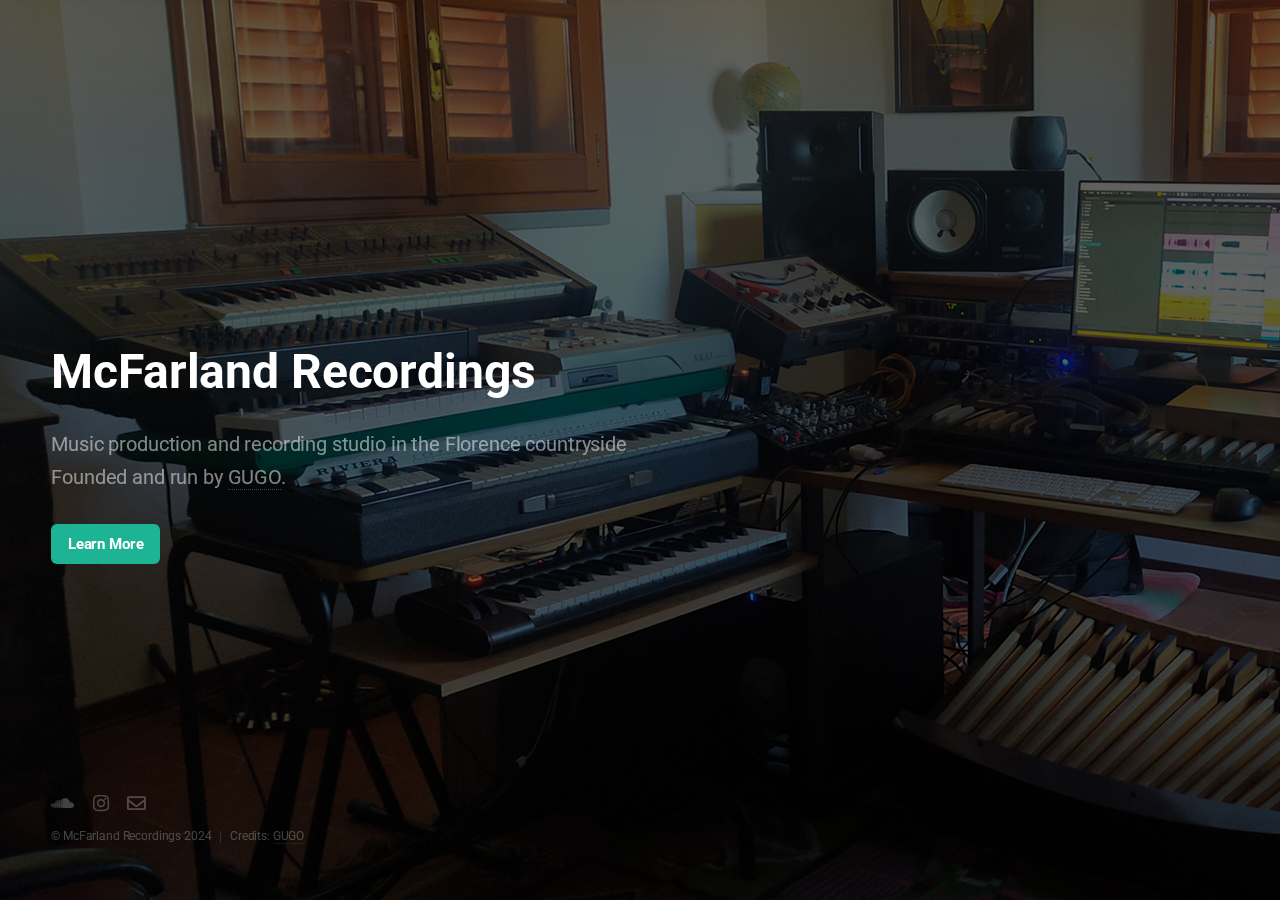
<file: index.html>
<!DOCTYPE HTML>

<html>
	<head>
		<title>McFarland Recordings</title>
		<meta charset="utf-8" />
		<meta name="viewport" content="width=device-width, initial-scale=1, user-scalable=no" />
		<meta name="facebook-domain-verification" content="6vz3wupjbici459c9re43vbtjqpw4m" />
		<meta name="description" content="Produci la tua musica con uno studio di registrazione professionale al tuo servizio a 30 minuti da Firenze">
		<link rel="stylesheet" href="assets/css/main2.css" />


		<meta property="og:url"                content="https://mcfarlandrecordings.com/" />
		<meta property="og:type"               content="website" />
		<meta property="og:title"              content="McFarland Recordings" />
		<meta property="og:description"        content="McFarland Recordings is a small production and recording studio close to Florence, Italy. We help growing emerging artists with our music production skills.
		Our main goal is to translate artists ideas into professionally produced musical tracks that can effectively express their moods and drive their vibes to their listeners. We love to work on design driven briefs so we've recently started working in the audio for gaming industry." />
		<meta property="og:image"              content="https://mcfarlandrecordings.com/images/McFarland03.jpg" />

		<!-- favicon -->
	    <link rel="icon" type="image/png" href="images/favicon-16x16.png" sizes="16x16">
	    <link rel="icon" type="image/png" href="images/favicon-32x32.png" sizes="32x32">
	    <link rel="icon" type="image/png" href="images/favicon-96x96.png" sizes="96x96">

	</head>
	<body class="is-preload">

		<!-- Header -->
			<header id="header">
				<h1>McFarland Recordings</h1>
				<p>Music production and recording studio in the Florence countryside<br />
				Founded and run by <a href="http://gugotorelli.com">GUGO</a>.</p>
			</header>

		<!-- CTA -->
			<form action="portfolio.html">
				<!-- <input type="email" name="email" id="email" placeholder="Email Address" /> -->
				<input type="submit" value="Learn More" />
			</form>

		<!-- Footer -->
			<footer id="footer">
				<ul class="icons">
					<li><a href="https://soundcloud.com/gugo-mcfarland" target="_blank" class="icon brands fa-soundcloud"><span class="label">Soundcloud</span></a></li>
					<li><a href="https://www.instagram.com/mcfarland_recordings/" target="_blank" class="icon brands fa-instagram"><span class="label">Instagram</span></a></li>
					<li><a href="mailto:mcfarlandrecordings@gmail.com" class="icon fa-envelope"><span class="label">Email</span></a></li>
				</ul>
				<ul class="copyright">
					<li>&copy; McFarland Recordings 2024</li><li>Credits: <a href="http://gugotorelli.com">GUGO</a></li>
				</ul>
			</footer>

		<!-- Scripts -->
			<script src="assets/js/main2.js"></script>

	</body>
</html>
</file>
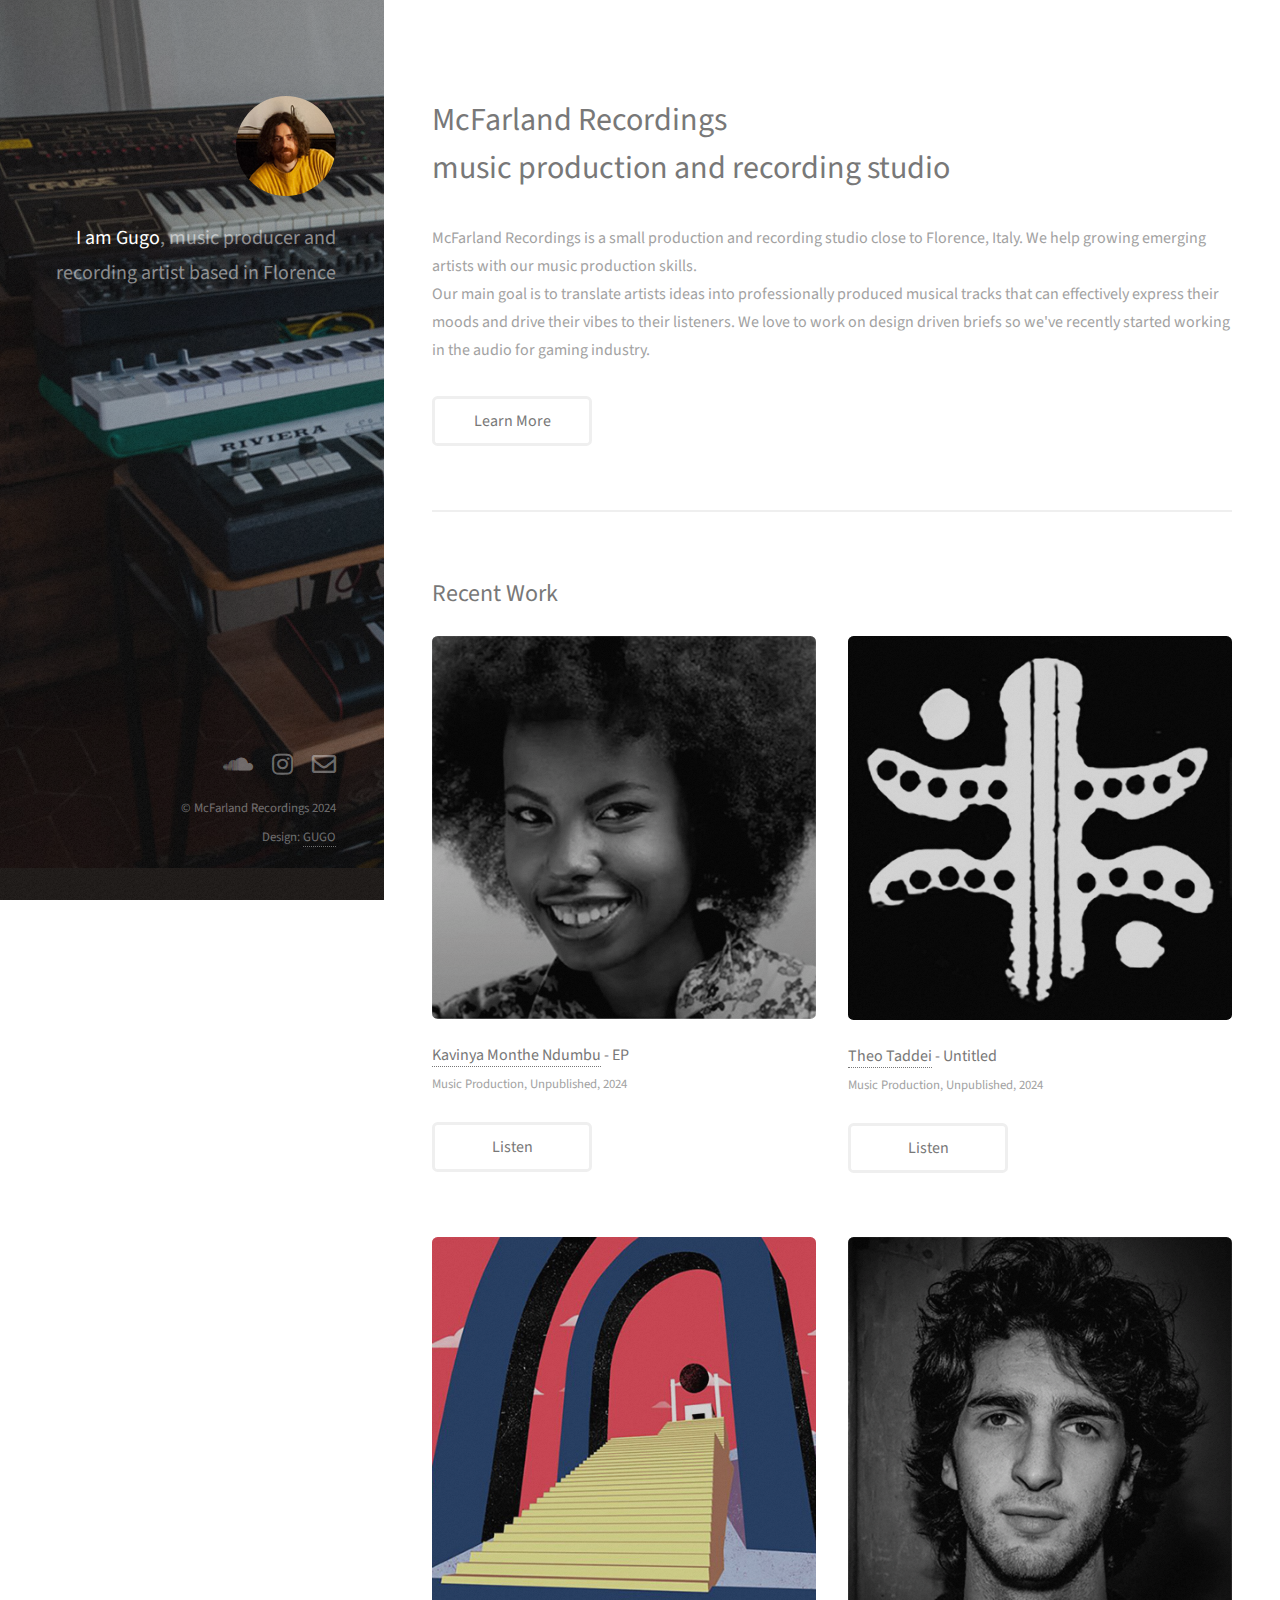
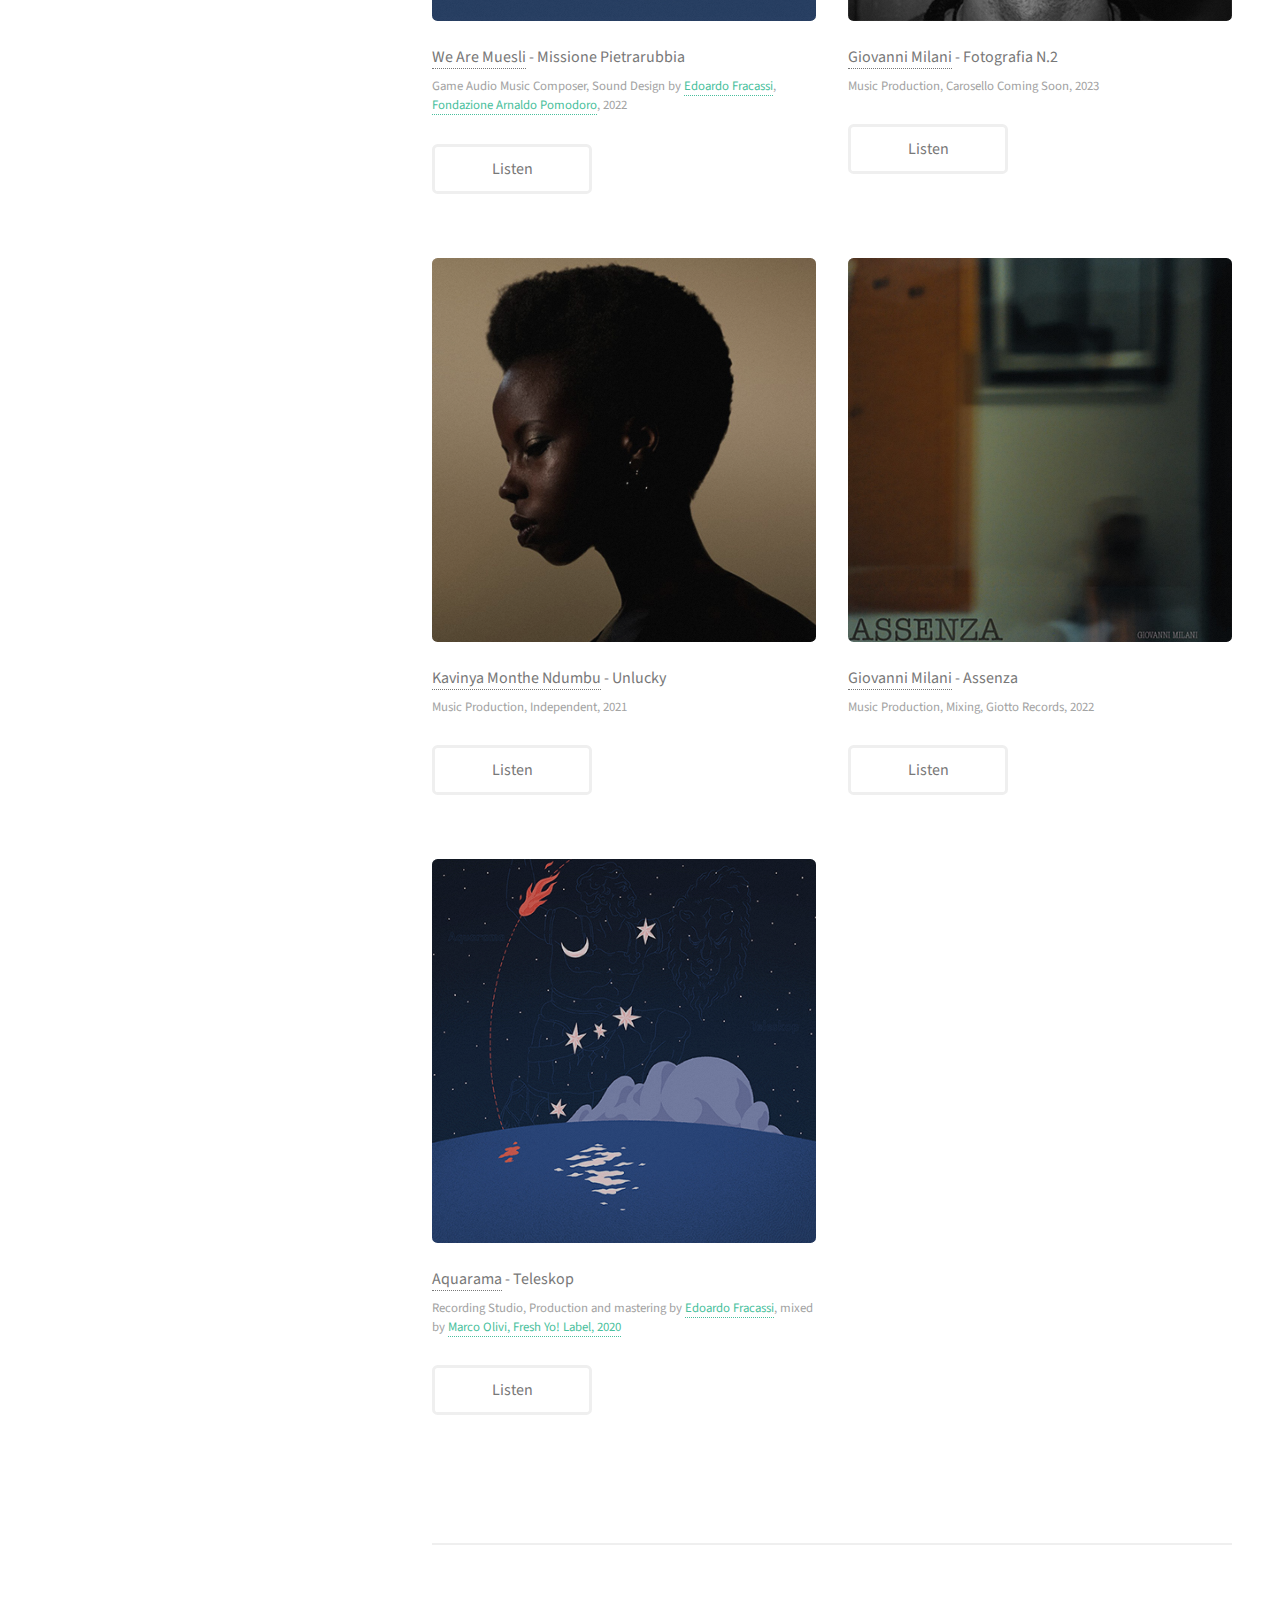
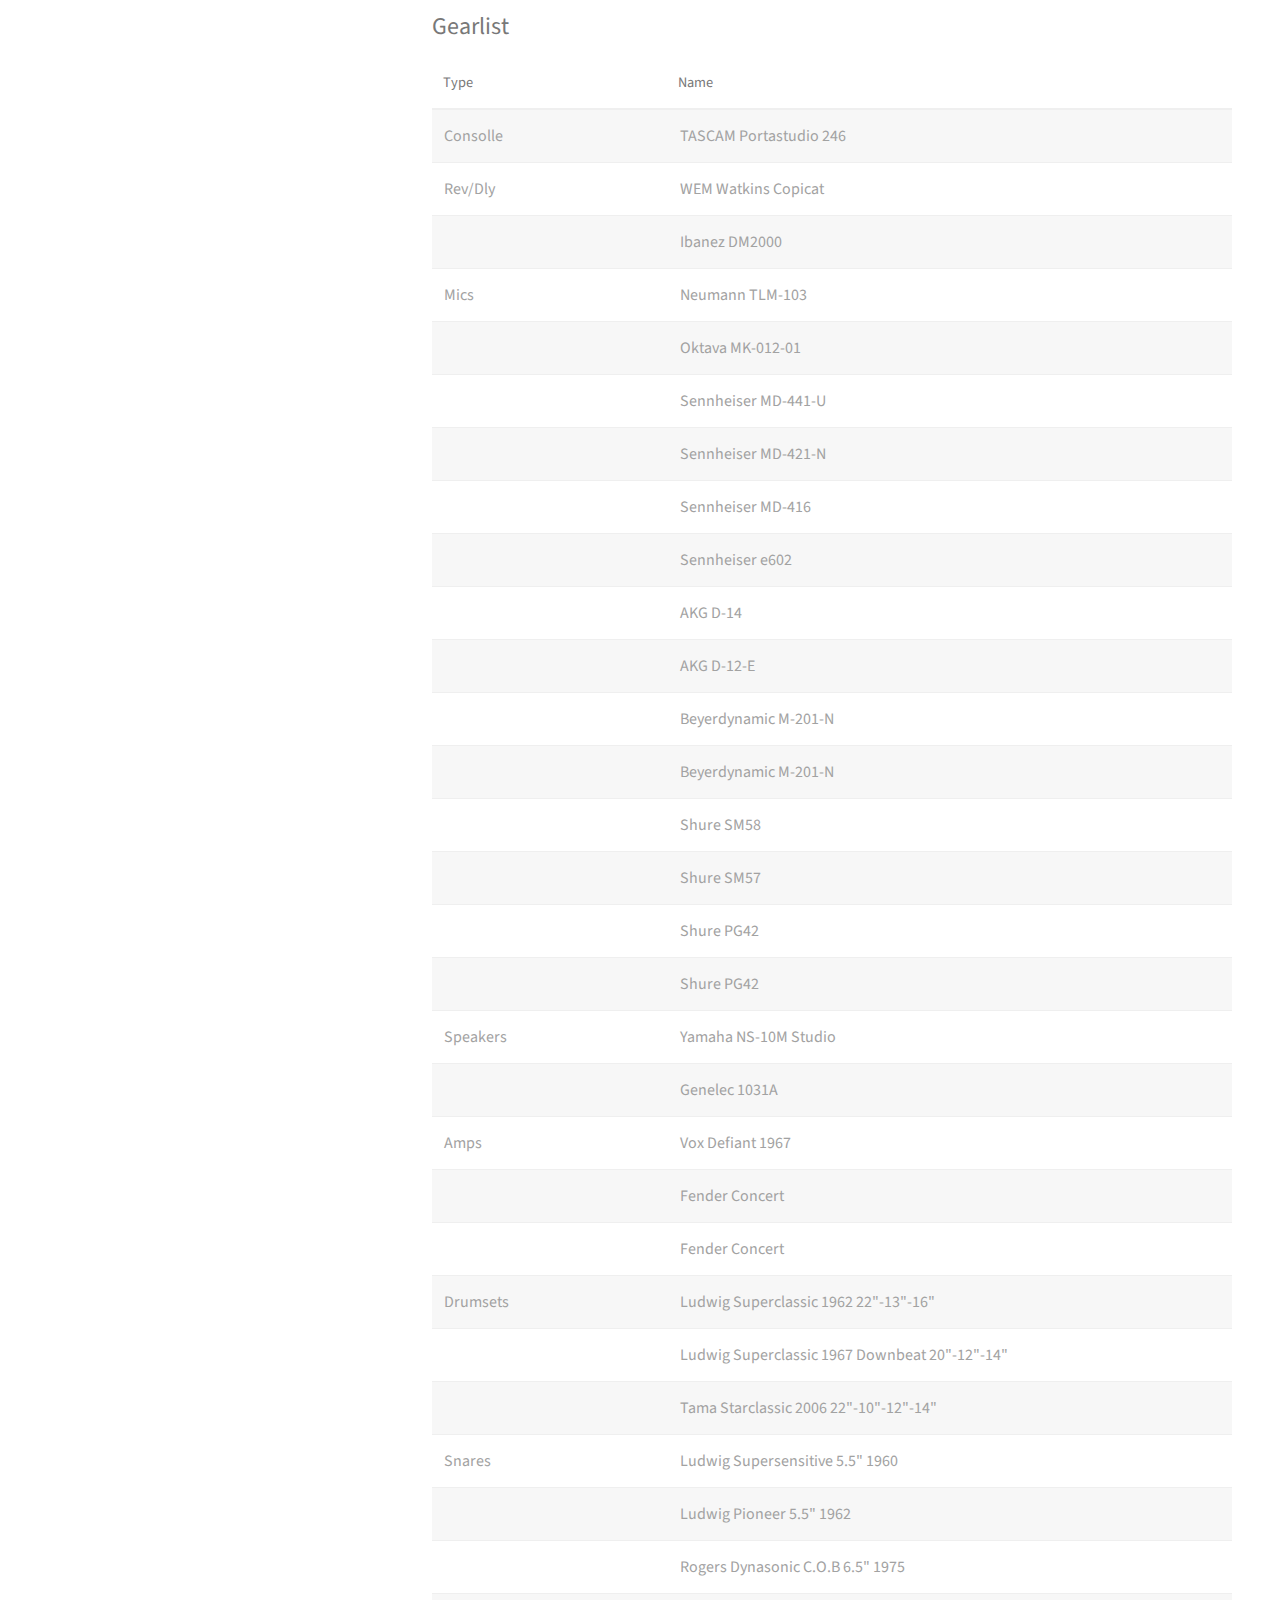
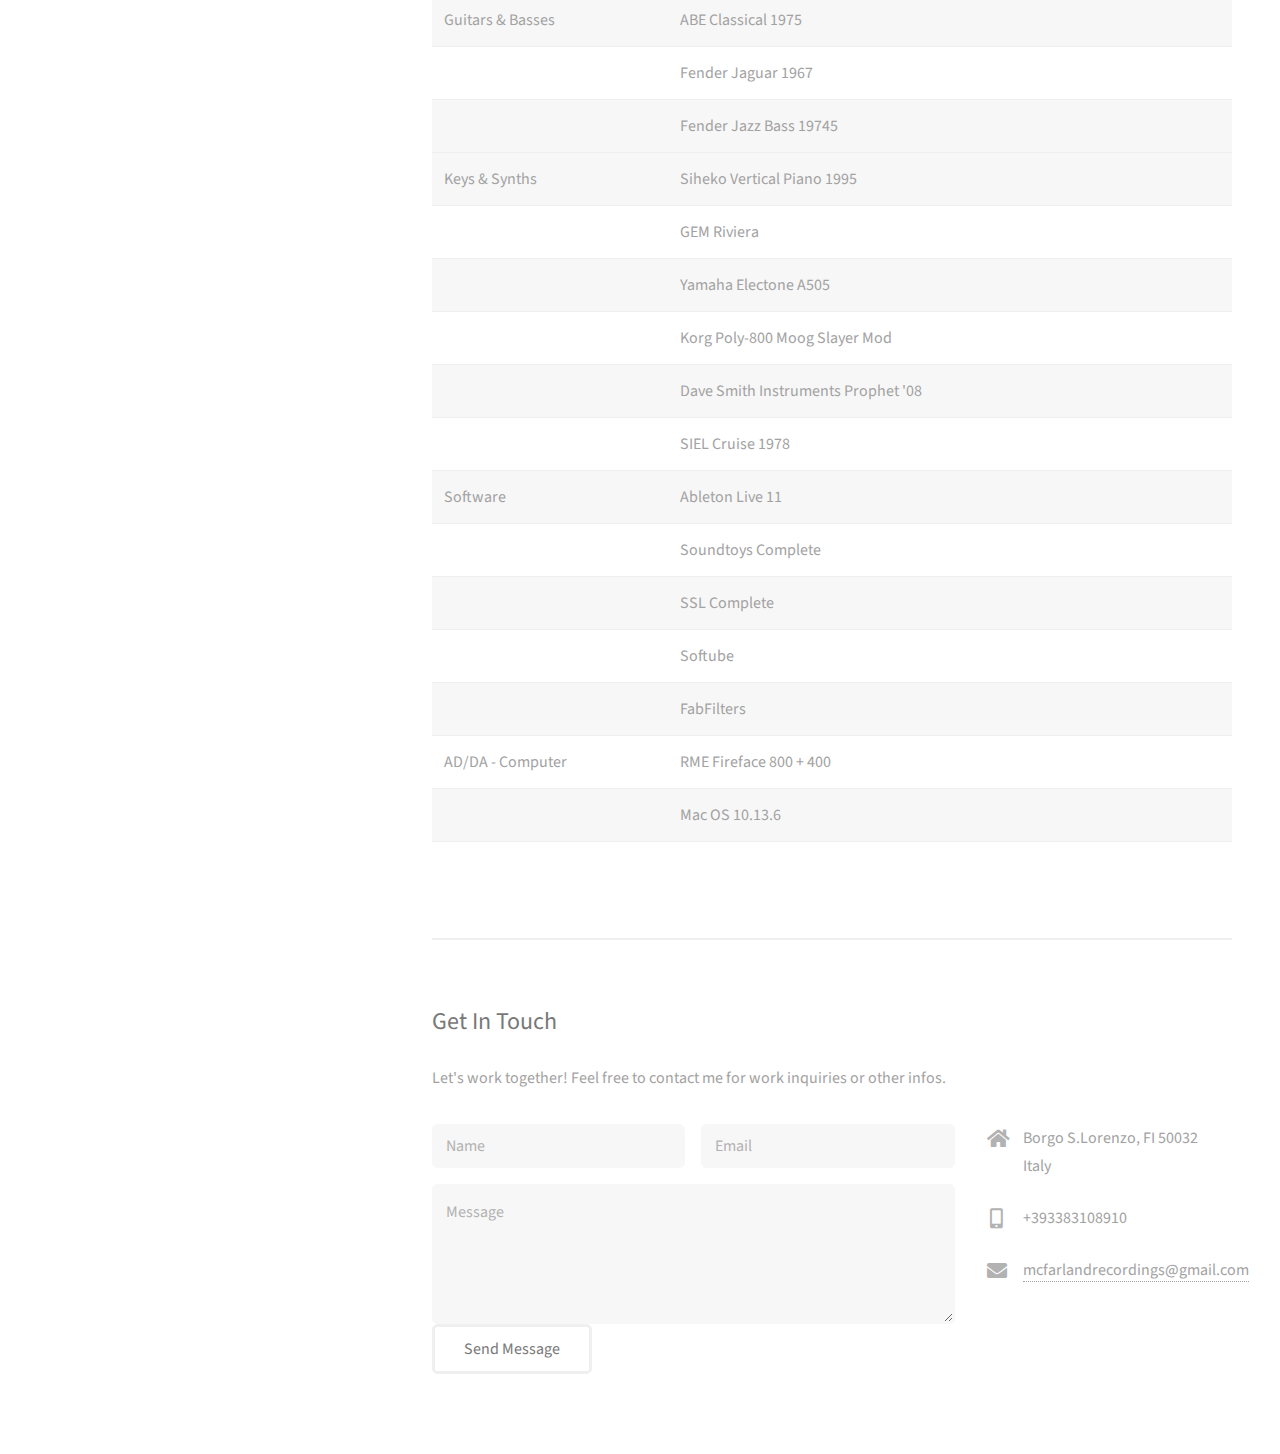
<file: portfolio.html>
<!DOCTYPE HTML>
<html>
	<head>
		<title>McFarland Recordings - Portfolio</title>
		<meta charset="utf-8" />
		<meta name="viewport" content="width=device-width, initial-scale=1, user-scalable=no" />
		<meta name="description" content="Produci la tua musica con uno studio di registrazione professionale al tuo servizio a 30 minuti da Firenze">
		<link rel="stylesheet" href="assets/css/main.css" />

		<meta property="og:url"                content="https://mcfarlandrecordings.com/portfolio" />
		<meta property="og:type"               content="website" />
		<meta property="og:title"              content="McFarland Recordings - Works" />
		<meta property="og:description"        content="McFarland Recordings is a small production and recording studio close to Florence, Italy. We help growing emerging artists with our music production skills.
		Our main goal is to translate artists ideas into professionally produced musical tracks that can effectively express their moods and drive their vibes to their listeners. We love to work on design driven briefs so we've recently started working in the audio for gaming industry." />
		<meta property="og:image"              content="https://mcfarlandrecordings.com/images/McFarland03.jpg" />

		<!-- favicon -->
	    <link rel="icon" type="image/png" href="images/favicon-16x16.png" sizes="16x16">
	    <link rel="icon" type="image/png" href="images/favicon-32x32.png" sizes="32x32">
	    <link rel="icon" type="image/png" href="images/favicon-96x96.png" sizes="96x96">

	</head>
	<body class="is-preload">

		<!-- Header -->
			<header id="header">
				<div class="inner">
					<a href="#" class="image avatar"><img src="images/avatar.jpg" alt="Gugo, McFarland Recordings owner" /></a>
					<h1><strong>I am Gugo</strong>, <br />
					music producer and recording artist<br />
					based in Florence
					<!-- crafted by <a href="http://html5up.net">HTML5 UP</a>.</h1> -->
				</div>
			</header>

		<!-- Main -->
			<div id="main">

				<!-- One -->
					<section id="one">
						<header class="major">
							<h2>McFarland Recordings<br />
							music production and recording studio</h2>
						</header>
						<p>McFarland Recordings is a small production and recording studio close to Florence, Italy. 
							We help growing emerging artists with our music production skills.
							<br />
							Our main goal is to translate artists ideas into professionally produced 
							musical tracks that can effectively express their moods and drive their vibes 
							to their listeners. 
							We love to work on design driven briefs so we've recently started 
							working in the audio for gaming industry.</p>
						<ul class="actions">
							<li><a href="https://soundcloud.com/gugo-mcfarland" target="_blank" class="button">Learn More</a></li>
						</ul>
					</section>

				<!-- Two -->
					<section id="two">
						<h2>Recent Work</h2>
						<div class="row">
							<article class="col-6 col-12-xsmall work-item">
								<a href="images/fulls/08.jpg" class="image fit thumb"><img src="images/thumbs/08.jpg" alt="cover art of EP by Kavinya" /></a>
								<h3><a href="https://www.instagram.com/kavinyamonthe/" target="_blank">Kavinya Monthe Ndumbu</a> - EP</h3>
								<p>Music Production, Unpublished, 2024</p>
								<br />
								<ul class="actions">
									<li><a href="https://on.soundcloud.com/o3onjjCZdyjFzHJ46" target="_blank" class="button">Listen</a></li>
								</ul>
							</article>
							<article class="col-6 col-12-xsmall work-item">
								<a href="images/fulls/09.jpg" class="image fit thumb"><img src="images/thumbs/09.jpg" alt="cover art of Untitled by Theo Taddei" /></a>
								<h3><a href="https://www.instagram.com/theo.taddei/" target="_blank">Theo Taddei</a> - Untitled</h3>
								<p>Music Production, Unpublished, 2024</p>
								<br />
								<ul class="actions">
									<li><a href="https://on.soundcloud.com/hSJSj8ZF5EJFkU9z7" target="_blank" class="button">Listen</a></li>
								</ul>
							</article>
							<article class="col-6 col-12-xsmall work-item">
								<a href="images/fulls/03.jpg" class="image fit thumb"><img src="images/thumbs/03.jpg" alt="cover art of Missione Pietrarubbia per Fondazione Arnaldo Pomodoro" /></a>
								<h3><a href="https://wearemuesli.it/it/our-games/pietrarubbia/" target="_blank">We Are Muesli</a> - Missione Pietrarubbia</h3>
								<p>Game Audio Music Composer, Sound Design by <a href="https://www.edoardofracassi.com/" target="_blank">Edoardo Fracassi</a>, <a href="https://www.fondazionearnaldopomodoro.it/en/visite-laboratori/secondaria-di-primo-grado/missione-pietrarubbia/">Fondazione Arnaldo Pomodoro</a>, 2022</p>
								<br />
								<ul class="actions">
									<li><a href="https://on.soundcloud.com/XwW4cFdnMxnQnaNu6" target="_blank" class="button">Listen</a></li>
								</ul>
							</article>
							<article class="col-6 col-12-xsmall work-item">
								<a href="images/fulls/07.jpg" class="image fit thumb"><img src="images/thumbs/07.jpg" alt="cover art of Fotografia N.2 by Giovanni Milani" /></a>
								<h3><a href="https://www.instagram.com/giovannimilaniafm/?hl=it" target="_blank">Giovanni Milani</a> - Fotografia N.2</h3>
								<p>Music Production, Carosello Coming Soon, 2023</p>
								<br />
								<ul class="actions">
									<li><a href="https://on.soundcloud.com/u3tY3" target="_blank" class="button">Listen</a></li>
								</ul>
							</article>
							<article class="col-6 col-12-xsmall work-item">
								<a href="images/fulls/01.jpg" class="image fit thumb"><img src="images/thumbs/01.jpg" alt="cover art of Unlucky by Kavinya" /></a>
								<h3><a href="https://www.instagram.com/kavinyamonthe/" target="_blank">Kavinya Monthe Ndumbu</a> - Unlucky</h3>
								<p>Music Production, Independent, 2021</p>
								<br />
								<ul class="actions">
									<li><a href="https://www.youtube.com/watch?v=1gC_WNn7ON8" target="_blank" class="button">Listen</a></li>
								</ul>
							</article>
							<article class="col-6 col-12-xsmall work-item">
								<a href="images/fulls/02.jpg" class="image fit thumb"><img src="images/thumbs/02.jpg" alt="cover art of Assenza by Giovanni Milani" /></a>
								<h3><a href="https://www.instagram.com/giovannimilaniafm/?hl=it" target="_blank">Giovanni Milani</a> - Assenza</h3>
								<p>Music Production, Mixing, Giotto Records, 2022</p>
								<br />
								<ul class="actions">
									<li><a href="https://open.spotify.com/intl-it/track/3tc3c5tv4TNrdYHZM86kkm" target="_blank" class="button">Listen</a></li>
								</ul>
							</article>
							<article class="col-6 col-12-xsmall work-item">
								<a href="images/fulls/04.jpg" class="image fit thumb"><img src="images/thumbs/04.jpg" alt="cover art of Teleskop by Aquarama" /></a>
								<h3><a href="http://aquaramamusic.com/" target="_blank">Aquarama</a> - Teleskop</h3>
								<p>Recording Studio, Production and mastering by <a href="https://www.edoardofracassi.com/" target="_blank">Edoardo Fracassi</a>, mixed by <a href="https://www.discogs.com/it/artist/1735353-Marco-Olivi?sort=year%2Cdesc&limit=25" target="_blank">Marco Olivi, Fresh Yo! Label, 2020</a> </p>
								<br />
								<ul class="actions">
									<li><a href="https://open.spotify.com/intl-it/album/6ih6dvzDogcNu0rJyzjFFk" target="_blank" class="button">Listen</a></li>
								</ul>
							</article>
							<!-- <article class="col-6 col-12-xsmall work-item">
								<a href="images/fulls/05.jpg" class="image fit thumb"><img src="images/thumbs/05.jpg" alt="" /></a>
								<h3>Nunc enim commodo aliquet</h3>
								<p>Lorem ipsum dolor sit amet nisl sed nullam feugiat.</p>
							</article>
							<article class="col-6 col-12-xsmall work-item">
								<a href="images/fulls/06.jpg" class="image fit thumb"><img src="images/thumbs/06.jpg" alt="" /></a>
								<h3>Risus ornare lacinia</h3>
								<p>Lorem ipsum dolor sit amet nisl sed nullam feugiat.</p>
							</article> -->
						</div>
						<!-- <ul class="actions">
							<li><a href="#" class="button">Full Portfolio</a></li>
						</ul> -->
					</section>

					<!-- Four -->
					<section id="four">
						<h2>Gearlist</h2>
						<div class="table-wrapper">
							<table>
								<thead>
									<tr>
										<th>Type</th>
										<th>Name</th>
									</tr>
								</thead>
								<tbody>
									<tr>
										<td>Consolle</td>
										<td>TASCAM Portastudio 246</td>
									</tr>
									<tr>
										<td>Rev/Dly</td>
										<td>WEM Watkins Copicat</td>
									</tr>
									<tr>
										<td></td>
										<td>Ibanez DM2000</td>
									</tr>
									<tr>
										<td>Mics</td>
										<td>Neumann TLM-103</td>
									</tr>
									<tr>
										<td></td>
										<td>Oktava MK-012-01</td>
									</tr>
									<tr>
										<td></td>
										<td>Sennheiser MD-441-U</td>
									</tr>
									<tr>
										<td></td>
										<td>Sennheiser MD-421-N</td>
									</tr>
									<tr>
										<td></td>
										<td>Sennheiser MD-416</td>
									</tr>
									<tr>
										<td></td>
										<td>Sennheiser e602</td>
									</tr>
									<tr>
										<td></td>
										<td>AKG D-14</td>
									</tr>
									<tr>
										<td></td>
										<td>AKG D-12-E</td>
									</tr>
									<tr>
										<td></td>
										<td>Beyerdynamic M-201-N</td>
									</tr>
									<tr>
										<td></td>
										<td>Beyerdynamic M-201-N</td>
									</tr>
									<tr>
										<td></td>
										<td>Shure SM58</td>
									</tr>
									<tr>
										<td></td>
										<td>Shure SM57</td>
									</tr>
									<tr>
										<td></td>
										<td>Shure PG42</td>
									</tr>
									<tr>
										<td></td>
										<td>Shure PG42</td>
									</tr>
									<tr>
										<td>Speakers</td>
										<td>Yamaha NS-10M Studio</td>
									</tr>
									<tr>
										<td></td>
										<td>Genelec 1031A</td>
									</tr>
									<tr>
										<td>Amps</td>
										<td>Vox Defiant 1967</td>
									</tr>
									<tr>
										<td></td>
										<td>Fender Concert</td>
									</tr>
									<tr>
										<td></td>
										<td>Fender Concert</td>
									</tr>
									<tr>
										<td>Drumsets</td>
										<td>Ludwig Superclassic 1962 22"-13"-16"</td>
									</tr>
									<tr>
										<td></td>
										<td>Ludwig Superclassic 1967 Downbeat 20"-12"-14"</td>
									</tr>
									<tr>
										<td></td>
										<td>Tama Starclassic 2006 22"-10"-12"-14"</td>
									</tr>
									<tr>
										<td>Snares</td>
										<td>Ludwig Supersensitive 5.5" 1960</td>
									</tr>
									<tr>
										<td></td>
										<td>Ludwig Pioneer 5.5" 1962</td>
									</tr>
									<tr>
										<td></td>
										<td>Rogers Dynasonic C.O.B 6.5" 1975</td>
									</tr>
									<tr>
										<td>Guitars & Basses</td>
										<td>ABE Classical 1975</td>
									</tr>
									<tr>
										<td></td>
										<td>Fender Jaguar 1967</td>
									</tr>
									<tr>
										<td></td>
										<td>Fender Jazz Bass 19745</td>
									</tr>
								</tbody>
								<tr>
									<td>Keys & Synths</td>
									<td>Siheko Vertical Piano 1995</td>
								</tr>
								<tr>
									<td></td>
									<td>GEM Riviera</td>
								</tr>
								<tr>
									<td></td>
									<td>Yamaha Electone A505</td>
								</tr>
								<tr>
									<td></td>
									<td>Korg Poly-800 Moog Slayer Mod</td>
								</tr>
								<tr>
									<td></td>
									<td>Dave Smith Instruments Prophet '08</td>
								</tr>
								<tr>
									<td></td>
									<td>SIEL Cruise 1978</td>
								</tr>
								<tr>
									<td>Software</td>
									<td>Ableton Live 11</td>
								</tr>
								<tr>
									<td></td>
									<td>Soundtoys Complete</td>
								</tr>
								<tr>
									<td></td>
									<td>SSL Complete</td>
								</tr>
								<tr>
									<td></td>
									<td>Softube</td>
								</tr>
								<tr>
									<td></td>
									<td>FabFilters</td>
								</tr>
								<tr>
									<td>AD/DA - Computer</td>
									<td>RME Fireface 800 + 400</td>
								</tr>
								<tr>
									<td></td>
									<td>Mac OS 10.13.6</td>
								</tr>
							</tbody>
								<!-- <tfoot>
									<tr>
										<td colspan="2"></td>
										<td>100.00</td>
									</tr>
								</tfoot> -->
							</table>
						</div>
					</section>

				<!-- Three -->
					<section id="three">
						<h2>Get In Touch</h2>
						<p>Let's work together! Feel free to contact me for work inquiries or other infos.</p>
						<div class="row">
							<div class="col-8 col-12-small">
								<form name="simple-contact-form" accept-charset="utf-8" method="POST" action="https://formspree.io/f/xpzvrpqd">
									<div class="row gtr-uniform gtr-50">
										<div class="col-6 col-12-xsmall"><input type="text" name="name" id="name" placeholder="Name" required="" /></div>
										<div class="col-6 col-12-xsmall"><input type="email" name="email" id="email" placeholder="Email" required="" /></div>
										<div class="col-12"><textarea name="message" id="message" placeholder="Message" rows="4" required=""></textarea></div>
									</div>
									<ul class="actions">
										<li><input type="submit" value="Send Message" /></li>
									</ul>
								</form>
								
							</div>
							<div class="col-4 col-12-small">
								<ul class="labeled-icons">
									<li>
										<h3 class="icon solid fa-home"><span class="label">Address</span></h3>
										Borgo S.Lorenzo, FI 50032<br />
										Italy
									</li>
									<li>
										<h3 class="icon solid fa-mobile-alt"><span class="label">Phone</span></h3>
										+393383108910
									</li>
									<li>
										<h3 class="icon solid fa-envelope"><span class="label">Email</span></h3>
										<a href="mailto:mcfarlandrecordings@gmail.com">mcfarlandrecordings@gmail.com</a>
									</li>
								</ul>
							</div>
						</div>
					</section>

				<!-- Four -->
				<!--
					<section id="four">
						<h2>Elements</h2>

						<section>
							<h4>Text</h4>
							<p>This is <b>bold</b> and this is <strong>strong</strong>. This is <i>italic</i> and this is <em>emphasized</em>.
							This is <sup>superscript</sup> text and this is <sub>subscript</sub> text.
							This is <u>underlined</u> and this is code: <code>for (;;) { ... }</code>. Finally, <a href="#">this is a link</a>.</p>
							<hr />
							<header>
								<h4>Heading with a Subtitle</h4>
								<p>Lorem ipsum dolor sit amet nullam id egestas urna aliquam</p>
							</header>
							<p>Nunc lacinia ante nunc ac lobortis. Interdum adipiscing gravida odio porttitor sem non mi integer non faucibus ornare mi ut ante amet placerat aliquet. Volutpat eu sed ante lacinia sapien lorem accumsan varius montes viverra nibh in adipiscing blandit tempus accumsan.</p>
							<header>
								<h5>Heading with a Subtitle</h5>
								<p>Lorem ipsum dolor sit amet nullam id egestas urna aliquam</p>
							</header>
							<p>Nunc lacinia ante nunc ac lobortis. Interdum adipiscing gravida odio porttitor sem non mi integer non faucibus ornare mi ut ante amet placerat aliquet. Volutpat eu sed ante lacinia sapien lorem accumsan varius montes viverra nibh in adipiscing blandit tempus accumsan.</p>
							<hr />
							<h2>Heading Level 2</h2>
							<h3>Heading Level 3</h3>
							<h4>Heading Level 4</h4>
							<h5>Heading Level 5</h5>
							<h6>Heading Level 6</h6>
							<hr />
							<h5>Blockquote</h5>
							<blockquote>Fringilla nisl. Donec accumsan interdum nisi, quis tincidunt felis sagittis eget tempus euismod. Vestibulum ante ipsum primis in faucibus vestibulum. Blandit adipiscing eu felis iaculis volutpat ac adipiscing accumsan faucibus. Vestibulum ante ipsum primis in faucibus lorem ipsum dolor sit amet nullam adipiscing eu felis.</blockquote>
							<h5>Preformatted</h5>
							<pre><code>i = 0;

while (!deck.isInOrder()) {
print 'Iteration ' + i;
deck.shuffle();
i++;
}

print 'It took ' + i + ' iterations to sort the deck.';</code></pre>
						</section>

						<section>
							<h4>Lists</h4>
							<div class="row">
								<div class="col-6 col-12-xsmall">
									<h5>Unordered</h5>
									<ul>
										<li>Dolor pulvinar etiam magna etiam.</li>
										<li>Sagittis adipiscing lorem eleifend.</li>
										<li>Felis enim feugiat dolore viverra.</li>
									</ul>
									<h5>Alternate</h5>
									<ul class="alt">
										<li>Dolor pulvinar etiam magna etiam.</li>
										<li>Sagittis adipiscing lorem eleifend.</li>
										<li>Felis enim feugiat dolore viverra.</li>
									</ul>
								</div>
								<div class="col-6 col-12-xsmall">
									<h5>Ordered</h5>
									<ol>
										<li>Dolor pulvinar etiam magna etiam.</li>
										<li>Etiam vel felis at lorem sed viverra.</li>
										<li>Felis enim feugiat dolore viverra.</li>
										<li>Dolor pulvinar etiam magna etiam.</li>
										<li>Etiam vel felis at lorem sed viverra.</li>
										<li>Felis enim feugiat dolore viverra.</li>
									</ol>
									<h5>Icons</h5>
									<ul class="icons">
										<li><a href="#" class="icon brands fa-twitter"><span class="label">Twitter</span></a></li>
										<li><a href="#" class="icon brands fa-facebook-f"><span class="label">Facebook</span></a></li>
										<li><a href="#" class="icon brands fa-instagram"><span class="label">Instagram</span></a></li>
										<li><a href="#" class="icon brands fa-github"><span class="label">Github</span></a></li>
										<li><a href="#" class="icon brands fa-dribbble"><span class="label">Dribbble</span></a></li>
										<li><a href="#" class="icon brands fa-tumblr"><span class="label">Tumblr</span></a></li>
									</ul>
								</div>
							</div>
							<h5>Actions</h5>
							<ul class="actions">
								<li><a href="#" class="button primary">Default</a></li>
								<li><a href="#" class="button">Default</a></li>
							</ul>
							<ul class="actions small">
								<li><a href="#" class="button primary small">Small</a></li>
								<li><a href="#" class="button small">Small</a></li>
							</ul>
							<div class="row">
								<div class="col-6 col-12-small">
									<ul class="actions stacked">
										<li><a href="#" class="button primary">Default</a></li>
										<li><a href="#" class="button">Default</a></li>
									</ul>
								</div>
								<div class="col-6 col-12-small">
									<ul class="actions stacked">
										<li><a href="#" class="button primary small">Small</a></li>
										<li><a href="#" class="button small">Small</a></li>
									</ul>
								</div>
								<div class="col-6 col-12-small">
									<ul class="actions stacked">
										<li><a href="#" class="button primary fit">Default</a></li>
										<li><a href="#" class="button fit">Default</a></li>
									</ul>
								</div>
								<div class="col-6 col-12-small">
									<ul class="actions stacked">
										<li><a href="#" class="button primary small fit">Small</a></li>
										<li><a href="#" class="button small fit">Small</a></li>
									</ul>
								</div>
							</div>
						</section>

						<section>
							<h4>Table</h4>
							<h5>Default</h5>
							<div class="table-wrapper">
								<table>
									<thead>
										<tr>
											<th>Name</th>
											<th>Description</th>
											<th>Price</th>
										</tr>
									</thead>
									<tbody>
										<tr>
											<td>Item One</td>
											<td>Ante turpis integer aliquet porttitor.</td>
											<td>29.99</td>
										</tr>
										<tr>
											<td>Item Two</td>
											<td>Vis ac commodo adipiscing arcu aliquet.</td>
											<td>19.99</td>
										</tr>
										<tr>
											<td>Item Three</td>
											<td> Morbi faucibus arcu accumsan lorem.</td>
											<td>29.99</td>
										</tr>
										<tr>
											<td>Item Four</td>
											<td>Vitae integer tempus condimentum.</td>
											<td>19.99</td>
										</tr>
										<tr>
											<td>Item Five</td>
											<td>Ante turpis integer aliquet porttitor.</td>
											<td>29.99</td>
										</tr>
									</tbody>
									<tfoot>
										<tr>
											<td colspan="2"></td>
											<td>100.00</td>
										</tr>
									</tfoot>
								</table>
							</div>

							<h5>Alternate</h5>
							<div class="table-wrapper">
								<table class="alt">
									<thead>
										<tr>
											<th>Name</th>
											<th>Description</th>
											<th>Price</th>
										</tr>
									</thead>
									<tbody>
										<tr>
											<td>Item One</td>
											<td>Ante turpis integer aliquet porttitor.</td>
											<td>29.99</td>
										</tr>
										<tr>
											<td>Item Two</td>
											<td>Vis ac commodo adipiscing arcu aliquet.</td>
											<td>19.99</td>
										</tr>
										<tr>
											<td>Item Three</td>
											<td> Morbi faucibus arcu accumsan lorem.</td>
											<td>29.99</td>
										</tr>
										<tr>
											<td>Item Four</td>
											<td>Vitae integer tempus condimentum.</td>
											<td>19.99</td>
										</tr>
										<tr>
											<td>Item Five</td>
											<td>Ante turpis integer aliquet porttitor.</td>
											<td>29.99</td>
										</tr>
									</tbody>
									<tfoot>
										<tr>
											<td colspan="2"></td>
											<td>100.00</td>
										</tr>
									</tfoot>
								</table>
							</div>
						</section>

						<section>
							<h4>Buttons</h4>
							<ul class="actions">
								<li><a href="#" class="button primary">Primary</a></li>
								<li><a href="#" class="button">Default</a></li>
							</ul>
							<ul class="actions">
								<li><a href="#" class="button large">Large</a></li>
								<li><a href="#" class="button">Default</a></li>
								<li><a href="#" class="button small">Small</a></li>
							</ul>
							<ul class="actions fit">
								<li><a href="#" class="button primary fit">Fit</a></li>
								<li><a href="#" class="button fit">Fit</a></li>
							</ul>
							<ul class="actions fit small">
								<li><a href="#" class="button primary fit small">Fit + Small</a></li>
								<li><a href="#" class="button fit small">Fit + Small</a></li>
							</ul>
							<ul class="actions">
								<li><a href="#" class="button primary icon solid fa-download">Icon</a></li>
								<li><a href="#" class="button icon solid fa-download">Icon</a></li>
							</ul>
							<ul class="actions">
								<li><span class="button primary disabled">Primary</span></li>
								<li><span class="button disabled">Default</span></li>
							</ul>
						</section>

						<section>
							<h4>Form</h4>
							<form method="post" action="#">
								<div class="row gtr-uniform gtr-50">
									<div class="col-6 col-12-xsmall">
										<input type="text" name="demo-name" id="demo-name" value="" placeholder="Name" />
									</div>
									<div class="col-6 col-12-xsmall">
										<input type="email" name="demo-email" id="demo-email" value="" placeholder="Email" />
									</div>
									<div class="col-12">
										<select name="demo-category" id="demo-category">
											<option value="">- Category -</option>
											<option value="1">Manufacturing</option>
											<option value="1">Shipping</option>
											<option value="1">Administration</option>
											<option value="1">Human Resources</option>
										</select>
									</div>
									<div class="col-4 col-12-small">
										<input type="radio" id="demo-priority-low" name="demo-priority" checked>
										<label for="demo-priority-low">Low Priority</label>
									</div>
									<div class="col-4 col-12-small">
										<input type="radio" id="demo-priority-normal" name="demo-priority">
										<label for="demo-priority-normal">Normal Priority</label>
									</div>
									<div class="col-4 col-12-small">
										<input type="radio" id="demo-priority-high" name="demo-priority">
										<label for="demo-priority-high">High Priority</label>
									</div>
									<div class="col-6 col-12-small">
										<input type="checkbox" id="demo-copy" name="demo-copy">
										<label for="demo-copy">Email me a copy of this message</label>
									</div>
									<div class="col-6 col-12-small">
										<input type="checkbox" id="demo-human" name="demo-human" checked>
										<label for="demo-human">I am a human and not a robot</label>
									</div>
									<div class="col-12">
										<textarea name="demo-message" id="demo-message" placeholder="Enter your message" rows="6"></textarea>
									</div>
									<div class="col-12">
										<ul class="actions">
											<li><input type="submit" value="Send Message" class="primary" /></li>
											<li><input type="reset" value="Reset" /></li>
										</ul>
									</div>
								</div>
							</form>
						</section>

						<section>
							<h4>Image</h4>
							<h5>Fit</h5>
							<div class="box alt">
								<div class="row gtr-50 gtr-uniform">
									<div class="col-12"><span class="image fit"><img src="images/fulls/05.jpg" alt="" /></span></div>
									<div class="col-4"><span class="image fit"><img src="images/thumbs/01.jpg" alt="" /></span></div>
									<div class="col-4"><span class="image fit"><img src="images/thumbs/02.jpg" alt="" /></span></div>
									<div class="col-4"><span class="image fit"><img src="images/thumbs/03.jpg" alt="" /></span></div>
									<div class="col-4"><span class="image fit"><img src="images/thumbs/04.jpg" alt="" /></span></div>
									<div class="col-4"><span class="image fit"><img src="images/thumbs/05.jpg" alt="" /></span></div>
									<div class="col-4"><span class="image fit"><img src="images/thumbs/06.jpg" alt="" /></span></div>
									<div class="col-4"><span class="image fit"><img src="images/thumbs/03.jpg" alt="" /></span></div>
									<div class="col-4"><span class="image fit"><img src="images/thumbs/02.jpg" alt="" /></span></div>
									<div class="col-4"><span class="image fit"><img src="images/thumbs/01.jpg" alt="" /></span></div>
								</div>
							</div>
							<h5>Left &amp; Right</h5>
							<p><span class="image left"><img src="images/avatar.jpg" alt="" /></span>Fringilla nisl. Donec accumsan interdum nisi, quis tincidunt felis sagittis eget. tempus euismod. Vestibulum ante ipsum primis in faucibus vestibulum. Blandit adipiscing eu felis iaculis volutpat ac adipiscing accumsan eu faucibus. Integer ac pellentesque praesent tincidunt felis sagittis eget. tempus euismod. Vestibulum ante ipsum primis in faucibus vestibulum. Blandit adipiscing eu felis iaculis volutpat ac adipiscing accumsan eu faucibus. Integer ac pellentesque praesent. Donec accumsan interdum nisi, quis tincidunt felis sagittis eget. tempus euismod. Vestibulum ante ipsum primis in faucibus vestibulum. Blandit adipiscing eu felis iaculis volutpat ac adipiscing accumsan eu faucibus. Integer ac pellentesque praesent tincidunt felis sagittis eget. tempus euismod. Vestibulum ante ipsum primis in faucibus vestibulum. Blandit adipiscing eu felis iaculis volutpat ac adipiscing accumsan eu faucibus. Integer ac pellentesque praesent.</p>
							<p><span class="image right"><img src="images/avatar.jpg" alt="" /></span>Fringilla nisl. Donec accumsan interdum nisi, quis tincidunt felis sagittis eget. tempus euismod. Vestibulum ante ipsum primis in faucibus vestibulum. Blandit adipiscing eu felis iaculis volutpat ac adipiscing accumsan eu faucibus. Integer ac pellentesque praesent tincidunt felis sagittis eget. tempus euismod. Vestibulum ante ipsum primis in faucibus vestibulum. Blandit adipiscing eu felis iaculis volutpat ac adipiscing accumsan eu faucibus. Integer ac pellentesque praesent. Donec accumsan interdum nisi, quis tincidunt felis sagittis eget. tempus euismod. Vestibulum ante ipsum primis in faucibus vestibulum. Blandit adipiscing eu felis iaculis volutpat ac adipiscing accumsan eu faucibus. Integer ac pellentesque praesent tincidunt felis sagittis eget. tempus euismod. Vestibulum ante ipsum primis in faucibus vestibulum. Blandit adipiscing eu felis iaculis volutpat ac adipiscing accumsan eu faucibus. Integer ac pellentesque praesent.</p>
						</section>

					</section>
				-->

			</div>

		<!-- Footer -->
			<footer id="footer">
				<div class="inner">
					<ul class="icons">
						<li><a href="https://soundcloud.com/gugo-mcfarland" target="_blank" class="icon brands fa-soundcloud"><span class="label">Soundcloud</span></a></li>
						<li><a href="https://www.instagram.com/mcfarland_recordings/" target="_blank" class="icon brands fa-instagram"><span class="label">Instagram</span></a></li>
						<li><a href="mailto:mcfarlandrecordings@gmail.com" class="icon fa-envelope"><span class="label">Email</span></a></li>
					</ul>
					<ul class="copyright">
						<li>&copy; McFarland Recordings 2024</li><li>Design: <a href="http://gugotorelli.com">GUGO</a></li>
					</ul>
				</div>
			</footer>

		<!-- Scripts -->
			<script src="assets/js/jquery.min.js"></script>
			<script src="assets/js/jquery.poptrox.min.js"></script>
			<script src="assets/js/browser.min.js"></script>
			<script src="assets/js/breakpoints.min.js"></script>
			<script src="assets/js/util.js"></script>
			<script src="assets/js/main.js"></script>

	</body>
</html>
</file>
<file: assets/css/main2.css>
@import url(fontawesome-all.min.css);
@import url("https://fonts.googleapis.com/css?family=Roboto:400,700");
/*
	Eventually by HTML5 UP
	html5up.net | @ajlkn
	Free for personal and commercial use under the CCA 3.0 license (html5up.net/license)
*/
html, body, div, span, applet, object,
iframe, h1, h2, h3, h4, h5, h6, p, blockquote,
pre, a, abbr, acronym, address, big, cite,
code, del, dfn, em, img, ins, kbd, q, s, samp,
small, strike, strong, sub, sup, tt, var, b,
u, i, center, dl, dt, dd, ol, ul, li, fieldset,
form, label, legend, table, caption, tbody,
tfoot, thead, tr, th, td, article, aside,
canvas, details, embed, figure, figcaption,
footer, header, hgroup, menu, nav, output, ruby,
section, summary, time, mark, audio, video {
  margin: 0;
  padding: 0;
  border: 0;
  font-size: 100%;
  font: inherit;
  vertical-align: baseline; }

article, aside, details, figcaption, figure,
footer, header, hgroup, menu, nav, section {
  display: block; }

body {
  line-height: 1; }

ol, ul {
  list-style: none; }

blockquote, q {
  quotes: none; }
  blockquote:before, blockquote:after, q:before, q:after {
    content: '';
    content: none; }

table {
  border-collapse: collapse;
  border-spacing: 0; }

body {
  -webkit-text-size-adjust: none; }

mark {
  background-color: transparent;
  color: inherit; }

input::-moz-focus-inner {
  border: 0;
  padding: 0; }

input, select, textarea {
  -moz-appearance: none;
  -webkit-appearance: none;
  -ms-appearance: none;
  appearance: none; }

/* Basic */
@-ms-viewport {
  width: device-width; }

body {
  -ms-overflow-style: scrollbar; }

@media screen and (max-width: 480px) {
  html, body {
    min-width: 320px; } }

html {
  box-sizing: border-box; }

*, *:before, *:after {
  box-sizing: inherit; }

html, body {
  height: 100%;
  overflow-x: hidden;
  width: 100%; }
  @media screen and (max-height: 640px) {
    html, body {
      height: auto;
      min-height: 100%; } }

body {
  display: -moz-flex;
  display: -webkit-flex;
  display: -ms-flex;
  display: flex;
  -moz-flex-direction: column;
  -webkit-flex-direction: column;
  -ms-flex-direction: column;
  flex-direction: column;
  -moz-justify-content: center;
  -webkit-justify-content: center;
  -ms-justify-content: center;
  justify-content: center;
  background-color: #000;
  padding: 6em 4em 4em 4em; }
  body.is-preload *, body.is-preload *:before, body.is-preload *:after {
    -moz-animation: none !important;
    -webkit-animation: none !important;
    -ms-animation: none !important;
    animation: none !important;
    -moz-transition: none !important;
    -webkit-transition: none !important;
    -ms-transition: none !important;
    transition: none !important; }
  body > * {
    position: relative;
    z-index: 2; }
  @media screen and (max-width: 1680px) {
    body {
      padding: 6em 3.5em 3.5em 3.5em; } }
  @media screen and (max-width: 736px) {
    body {
      padding: 5em 2em 2em 2em; } }
  @media screen and (max-width: 360px) {
    body {
      padding: 5em 1.25em 1.25em 1.25em; } }

/* BG */
#bg {
  -moz-transition: opacity 2s ease-in-out;
  -webkit-transition: opacity 2s ease-in-out;
  -ms-transition: opacity 2s ease-in-out;
  transition: opacity 2s ease-in-out;
  height: 100%;
  left: 0;
  opacity: 0.375;
  position: fixed;
  top: 0;
  width: 100%;
  z-index: 1; }
  #bg div {
    -moz-transition: opacity 3s ease;
    -webkit-transition: opacity 3s ease;
    -ms-transition: opacity 3s ease;
    transition: opacity 3s ease;
    background-size: cover;
    height: 100%;
    left: 0;
    opacity: 0;
    position: absolute;
    top: 0;
    visibility: hidden;
    width: 150%; }
    #bg div.visible {
      -moz-animation: bg 45s linear infinite;
      -webkit-animation: bg 45s linear infinite;
      -ms-animation: bg 45s linear infinite;
      animation: bg 45s linear infinite;
      opacity: 1;
      visibility: visible;
      z-index: 1; }
      #bg div.visible.top {
        z-index: 2; }
      @media screen and (max-width: 1280px) {
        #bg div.visible {
          -moz-animation: bg 29.25s linear infinite;
          -webkit-animation: bg 29.25s linear infinite;
          -ms-animation: bg 29.25s linear infinite;
          animation: bg 29.25s linear infinite; } }
      @media screen and (max-width: 736px) {
        #bg div.visible {
          -moz-animation: bg 18s linear infinite;
          -webkit-animation: bg 18s linear infinite;
          -ms-animation: bg 18s linear infinite;
          animation: bg 18s linear infinite; } }
    #bg div:only-child {
      -moz-animation-direction: alternate !important;
      -webkit-animation-direction: alternate !important;
      -ms-animation-direction: alternate !important;
      animation-direction: alternate !important; }
  body.is-preload #bg {
    opacity: 0; }

@-moz-keyframes bg {
  0% {
    -moz-transform: translateX(0);
    -webkit-transform: translateX(0);
    -ms-transform: translateX(0);
    transform: translateX(0); }
  100% {
    -moz-transform: translateX(-25%);
    -webkit-transform: translateX(-25%);
    -ms-transform: translateX(-25%);
    transform: translateX(-25%); } }

@-webkit-keyframes bg {
  0% {
    -moz-transform: translateX(0);
    -webkit-transform: translateX(0);
    -ms-transform: translateX(0);
    transform: translateX(0); }
  100% {
    -moz-transform: translateX(-25%);
    -webkit-transform: translateX(-25%);
    -ms-transform: translateX(-25%);
    transform: translateX(-25%); } }

@-ms-keyframes bg {
  0% {
    -moz-transform: translateX(0);
    -webkit-transform: translateX(0);
    -ms-transform: translateX(0);
    transform: translateX(0); }
  100% {
    -moz-transform: translateX(-25%);
    -webkit-transform: translateX(-25%);
    -ms-transform: translateX(-25%);
    transform: translateX(-25%); } }

@keyframes bg {
  0% {
    -moz-transform: translateX(0);
    -webkit-transform: translateX(0);
    -ms-transform: translateX(0);
    transform: translateX(0); }
  100% {
    -moz-transform: translateX(-25%);
    -webkit-transform: translateX(-25%);
    -ms-transform: translateX(-25%);
    transform: translateX(-25%); } }

/* Type */
body, input, select, textarea {
  color: rgba(255, 255, 255, 0.75);
  font-family: "Roboto", sans-serif;
  font-size: 16pt;
  font-weight: 400;
  letter-spacing: -0.01em;
  line-height: 1.65em; }
  @media screen and (max-width: 1680px) {
    body, input, select, textarea {
      font-size: 12pt; } }
  @media screen and (max-width: 1280px) {
    body, input, select, textarea {
      font-size: 11pt; } }
  @media screen and (max-width: 980px) {
    body, input, select, textarea {
      font-size: 12pt; } }
  @media screen and (max-width: 736px) {
    body, input, select, textarea {
      font-size: 12pt; } }
  @media screen and (max-width: 480px) {
    body, input, select, textarea {
      font-size: 12pt; } }

a {
  -moz-transition: border-bottom-color 0.2s ease, color 0.2s ease;
  -webkit-transition: border-bottom-color 0.2s ease, color 0.2s ease;
  -ms-transition: border-bottom-color 0.2s ease, color 0.2s ease;
  transition: border-bottom-color 0.2s ease, color 0.2s ease;
  border-bottom: dotted 1px rgba(255, 255, 255, 0.25);
  color: #1cb495;
  text-decoration: none; }
  a:hover {
    border-bottom-color: transparent;
    color: #1cb495 !important;
    text-decoration: none; }

strong, b {
  color: #fff;
  font-weight: 700; }

em, i {
  font-style: italic; }

p {
  margin: 0 0 2em 0; }

h1, h2, h3, h4, h5, h6 {
  color: #fff;
  font-weight: 700;
  line-height: 1em;
  margin: 0 0 1em 0; }
  h1 a, h2 a, h3 a, h4 a, h5 a, h6 a {
    color: inherit;
    text-decoration: none; }

h1 {
  font-size: 2.5em;
  line-height: 1.25em; }

h2 {
  font-size: 1.75em;
  line-height: 1.5em; }

h3 {
  font-size: 1.35em;
  line-height: 1.5em; }

h4 {
  font-size: 1.1em;
  line-height: 1.5em; }

h5 {
  font-size: 0.9em;
  line-height: 1.5em; }

h6 {
  font-size: 0.7em;
  line-height: 1.5em; }

sub {
  font-size: 0.8em;
  position: relative;
  top: 0.5em; }

sup {
  font-size: 0.8em;
  position: relative;
  top: -0.5em; }

blockquote {
  border-left: solid 8px rgba(255, 255, 255, 0.35);
  font-style: italic;
  margin: 0 0 2em 0;
  padding: 0.5em 0 0.5em 2em; }

code {
  background: rgba(255, 255, 255, 0.125);
  border-radius: 6px;
  border: solid 2px rgba(255, 255, 255, 0.35);
  font-family: "Courier New", monospace;
  font-size: 0.9em;
  margin: 0 0.25em;
  padding: 0.25em 0.65em; }

pre {
  -webkit-overflow-scrolling: touch;
  font-family: "Courier New", monospace;
  font-size: 0.9em;
  margin: 0 0 2em 0; }
  pre code {
    display: block;
    line-height: 1.75em;
    padding: 1em 1.5em;
    overflow-x: auto; }

hr {
  border: 0;
  border-bottom: solid 2px rgba(255, 255, 255, 0.35);
  margin: 2em 0; }
  hr.major {
    margin: 3em 0; }

/* Section/Article */
section.special, article.special {
  text-align: center; }

header p {
  color: rgba(255, 255, 255, 0.5);
  position: relative;
  margin: 0 0 1.5em 0; }

header h2 + p {
  font-size: 1.25em;
  margin-top: -1em;
  line-height: 1.5em; }

header h3 + p {
  font-size: 1.1em;
  margin-top: -0.8em;
  line-height: 1.5em; }

header h4 + p,
header h5 + p,
header h6 + p {
  font-size: 0.9em;
  margin-top: -0.6em;
  line-height: 1.5em; }

@media screen and (max-width: 980px) {
  header br {
    display: none; } }

@media screen and (max-width: 736px) {
  header br {
    display: inline; } }

@media screen and (max-width: 480px) {
  header br {
    display: none; } }

/* Icon */
.icon {
  text-decoration: none;
  border-bottom: none;
  position: relative; }
  .icon:before {
    -moz-osx-font-smoothing: grayscale;
    -webkit-font-smoothing: antialiased;
    display: inline-block;
    font-style: normal;
    font-variant: normal;
    text-rendering: auto;
    line-height: 1;
    text-transform: none !important;
    font-family: 'Font Awesome 5 Free';
    font-weight: 400; }
  .icon > .label {
    display: none; }
  .icon:before {
    line-height: inherit; }
  .icon.solid:before {
    font-weight: 900; }
  .icon.brands:before {
    font-family: 'Font Awesome 5 Brands'; }

/* List */
ol {
  list-style: decimal;
  margin: 0 0 2em 0;
  padding-left: 1.25em; }
  ol li {
    padding-left: 0.25em; }

ul {
  list-style: disc;
  margin: 0 0 2em 0;
  padding-left: 1em; }
  ul li {
    padding-left: 0.5em; }

/* Icons */
ul.icons {
  cursor: default;
  list-style: none;
  padding-left: 0; }
  ul.icons li {
    display: inline-block;
    padding: 0 1em 0 0; }
    ul.icons li:last-child {
      padding-right: 0; }
    ul.icons li .icon:before {
      font-size: 1.25em; }
    ul.icons li a {
      color: inherit; }

/* Form */
form {
  margin: 0 0 2em 0; }
  form .message {
    text-decoration: none;
    -moz-transition: opacity 0.2s ease-in-out, -moz-transform 0.2s ease-in-out;
    -webkit-transition: opacity 0.2s ease-in-out, -webkit-transform 0.2s ease-in-out;
    -ms-transition: opacity 0.2s ease-in-out, -ms-transform 0.2s ease-in-out;
    transition: opacity 0.2s ease-in-out, transform 0.2s ease-in-out;
    -moz-transform: scale(1.05);
    -webkit-transform: scale(1.05);
    -ms-transform: scale(1.05);
    transform: scale(1.05);
    height: 2.75em;
    line-height: 2.75em;
    opacity: 0; }
    form .message:before {
      -moz-osx-font-smoothing: grayscale;
      -webkit-font-smoothing: antialiased;
      display: inline-block;
      font-style: normal;
      font-variant: normal;
      text-rendering: auto;
      line-height: 1;
      text-transform: none !important;
      font-family: 'Font Awesome 5 Free';
      font-weight: 900; }
    form .message:before {
      margin-right: 0.5em; }
    form .message.visible {
      -moz-transform: scale(1);
      -webkit-transform: scale(1);
      -ms-transform: scale(1);
      transform: scale(1);
      opacity: 1; }
    form .message.success {
      color: #1cb495; }
      form .message.success:before {
        content: '\f00c'; }
    form .message.failure {
      color: #ff2361; }
      form .message.failure:before {
        content: '\f119'; }

label {
  color: #fff;
  display: block;
  font-size: 0.9em;
  font-weight: 700;
  margin: 0 0 1em 0; }

@-moz-keyframes focus {
  0% {
    -moz-transform: scale(1);
    -webkit-transform: scale(1);
    -ms-transform: scale(1);
    transform: scale(1); }
  50% {
    -moz-transform: scale(1.025);
    -webkit-transform: scale(1.025);
    -ms-transform: scale(1.025);
    transform: scale(1.025); }
  100% {
    -moz-transform: scale(1);
    -webkit-transform: scale(1);
    -ms-transform: scale(1);
    transform: scale(1); } }

@-webkit-keyframes focus {
  0% {
    -moz-transform: scale(1);
    -webkit-transform: scale(1);
    -ms-transform: scale(1);
    transform: scale(1); }
  50% {
    -moz-transform: scale(1.025);
    -webkit-transform: scale(1.025);
    -ms-transform: scale(1.025);
    transform: scale(1.025); }
  100% {
    -moz-transform: scale(1);
    -webkit-transform: scale(1);
    -ms-transform: scale(1);
    transform: scale(1); } }

@-ms-keyframes focus {
  0% {
    -moz-transform: scale(1);
    -webkit-transform: scale(1);
    -ms-transform: scale(1);
    transform: scale(1); }
  50% {
    -moz-transform: scale(1.025);
    -webkit-transform: scale(1.025);
    -ms-transform: scale(1.025);
    transform: scale(1.025); }
  100% {
    -moz-transform: scale(1);
    -webkit-transform: scale(1);
    -ms-transform: scale(1);
    transform: scale(1); } }

@keyframes focus {
  0% {
    -moz-transform: scale(1);
    -webkit-transform: scale(1);
    -ms-transform: scale(1);
    transform: scale(1); }
  50% {
    -moz-transform: scale(1.025);
    -webkit-transform: scale(1.025);
    -ms-transform: scale(1.025);
    transform: scale(1.025); }
  100% {
    -moz-transform: scale(1);
    -webkit-transform: scale(1);
    -ms-transform: scale(1);
    transform: scale(1); } }

input[type="text"],
input[type="password"],
input[type="email"],
select,
textarea {
  -moz-appearance: none;
  -webkit-appearance: none;
  -ms-appearance: none;
  appearance: none;
  -moz-transform: scale(1);
  -webkit-transform: scale(1);
  -ms-transform: scale(1);
  transform: scale(1);
  -moz-transition: border-color 0.2s ease, background-color 0.2s ease;
  -webkit-transition: border-color 0.2s ease, background-color 0.2s ease;
  -ms-transition: border-color 0.2s ease, background-color 0.2s ease;
  transition: border-color 0.2s ease, background-color 0.2s ease;
  background-color: transparent;
  border-radius: 6px;
  border: none;
  border: solid 2px rgba(255, 255, 255, 0.35);
  color: inherit;
  display: block;
  outline: 0;
  padding: 0 1em;
  text-decoration: none;
  width: 100%; }
  input[type="text"]:invalid,
  input[type="password"]:invalid,
  input[type="email"]:invalid,
  select:invalid,
  textarea:invalid {
    box-shadow: none; }
  input[type="text"]:focus,
  input[type="password"]:focus,
  input[type="email"]:focus,
  select:focus,
  textarea:focus {
    -moz-animation: focus 0.1s;
    -webkit-animation: focus 0.1s;
    -ms-animation: focus 0.1s;
    animation: focus 0.1s;
    background-color: rgba(255, 255, 255, 0.125);
    border-color: #1cb495; }

select {
  background-image: url("data:image/svg+xml;charset=utf8,%3Csvg xmlns='http://www.w3.org/2000/svg' width='40' height='40' preserveAspectRatio='none' viewBox='0 0 40 40'%3E%3Cpath d='M9.4,12.3l10.4,10.4l10.4-10.4c0.2-0.2,0.5-0.4,0.9-0.4c0.3,0,0.6,0.1,0.9,0.4l3.3,3.3c0.2,0.2,0.4,0.5,0.4,0.9 c0,0.4-0.1,0.6-0.4,0.9L20.7,31.9c-0.2,0.2-0.5,0.4-0.9,0.4c-0.3,0-0.6-0.1-0.9-0.4L4.3,17.3c-0.2-0.2-0.4-0.5-0.4-0.9 c0-0.4,0.1-0.6,0.4-0.9l3.3-3.3c0.2-0.2,0.5-0.4,0.9-0.4S9.1,12.1,9.4,12.3z' fill='rgba(255, 255, 255, 0.35)' /%3E%3C/svg%3E");
  background-size: 1.25rem;
  background-repeat: no-repeat;
  background-position: calc(100% - 1rem) center;
  height: 2.75em;
  padding-right: 2.75em;
  text-overflow: ellipsis; }
  select option {
    color: #fff;
    background: #000; }
  select:focus::-ms-value {
    background-color: transparent; }
  select::-ms-expand {
    display: none; }

input[type="text"],
input[type="password"],
input[type="email"],
select {
  height: 2.75em; }

textarea {
  padding: 0.75em 1em; }

input[type="checkbox"],
input[type="radio"] {
  -moz-appearance: none;
  -webkit-appearance: none;
  -ms-appearance: none;
  appearance: none;
  display: block;
  float: left;
  margin-right: -2em;
  opacity: 0;
  width: 1em;
  z-index: -1; }
  input[type="checkbox"] + label,
  input[type="radio"] + label {
    text-decoration: none;
    color: rgba(255, 255, 255, 0.75);
    cursor: pointer;
    display: inline-block;
    font-size: 1em;
    font-weight: 400;
    padding-left: 2.4em;
    padding-right: 0.75em;
    position: relative; }
    input[type="checkbox"] + label:before,
    input[type="radio"] + label:before {
      -moz-osx-font-smoothing: grayscale;
      -webkit-font-smoothing: antialiased;
      display: inline-block;
      font-style: normal;
      font-variant: normal;
      text-rendering: auto;
      line-height: 1;
      text-transform: none !important;
      font-family: 'Font Awesome 5 Free';
      font-weight: 900; }
    input[type="checkbox"] + label:before,
    input[type="radio"] + label:before {
      background: rgba(255, 255, 255, 0.125);
      border-radius: 6px;
      border: solid 2px rgba(255, 255, 255, 0.35);
      content: '';
      display: inline-block;
      font-size: 0.8em;
      height: 1.65em;
      left: 0;
      line-height: 1.65em;
      position: absolute;
      text-align: center;
      top: 0;
      width: 1.65em; }
  input[type="checkbox"]:checked + label:before,
  input[type="radio"]:checked + label:before {
    background: #1cb495;
    border-color: #1cb495;
    color: #ffffff;
    content: '\f00c'; }
  input[type="checkbox"]:focus + label:before,
  input[type="radio"]:focus + label:before {
    border-color: #1cb495;
    box-shadow: 0 0 0 2px #1cb495; }

input[type="checkbox"] + label:before {
  border-radius: 6px; }

input[type="radio"] + label:before {
  border-radius: 100%; }

::-webkit-input-placeholder {
  color: rgba(255, 255, 255, 0.5) !important;
  opacity: 1.0; }

:-moz-placeholder {
  color: rgba(255, 255, 255, 0.5) !important;
  opacity: 1.0; }

::-moz-placeholder {
  color: rgba(255, 255, 255, 0.5) !important;
  opacity: 1.0; }

:-ms-input-placeholder {
  color: rgba(255, 255, 255, 0.5) !important;
  opacity: 1.0; }

.formerize-placeholder {
  color: rgba(255, 255, 255, 0.5) !important;
  opacity: 1.0; }

/* Button */
input[type="submit"],
input[type="reset"],
input[type="button"],
button,
.button {
  -moz-appearance: none;
  -webkit-appearance: none;
  -ms-appearance: none;
  appearance: none;
  -moz-transition: background-color 0.2s ease-in-out, color 0.2s ease-in-out, opacity 0.2s ease-in-out;
  -webkit-transition: background-color 0.2s ease-in-out, color 0.2s ease-in-out, opacity 0.2s ease-in-out;
  -ms-transition: background-color 0.2s ease-in-out, color 0.2s ease-in-out, opacity 0.2s ease-in-out;
  transition: background-color 0.2s ease-in-out, color 0.2s ease-in-out, opacity 0.2s ease-in-out;
  background-color: #1cb495;
  border-radius: 6px;
  border: 0;
  color: #ffffff !important;
  cursor: pointer;
  display: inline-block;
  font-weight: 700;
  height: 2.75em;
  line-height: 2.75em;
  padding: 0 1.125em;
  text-align: center;
  text-decoration: none;
  white-space: nowrap; }
  input[type="submit"]:hover,
  input[type="reset"]:hover,
  input[type="button"]:hover,
  button:hover,
  .button:hover {
    background-color: #1fcaa7; }
  input[type="submit"]:active,
  input[type="reset"]:active,
  input[type="button"]:active,
  button:active,
  .button:active {
    background-color: #199e83; }
  input[type="submit"].disabled, input[type="submit"]:disabled,
  input[type="reset"].disabled,
  input[type="reset"]:disabled,
  input[type="button"].disabled,
  input[type="button"]:disabled,
  button.disabled,
  button:disabled,
  .button.disabled,
  .button:disabled {
    opacity: 0.5; }
  @media screen and (max-width: 480px) {
    input[type="submit"],
    input[type="reset"],
    input[type="button"],
    button,
    .button {
      padding: 4; } }

/* Header */
#header h1 {
  font-size: 3.25em;
  margin: 0 0 0.55em 0; }

#header p {
  font-size: 1.35em;
  line-height: 1.65em; }

#header a {
  color: inherit; }

@media screen and (max-width: 736px) {
  #header h1 {
    font-size: 2em; }
  #header p {
    font-size: 1em; } }

@media screen and (max-width: 480px) {
  #header {
    margin: 0 0 1em 0; } }

/* Signup Form */
#signup-form {
  display: -moz-flex;
  display: -webkit-flex;
  display: -ms-flex;
  display: flex;
  position: relative; }
  #signup-form input[type="text"],
  #signup-form input[type="password"],
  #signup-form input[type="email"] {
    width: 18em; }
  #signup-form > * {
    margin: 0 0 0 1em; }
  #signup-form > :first-child {
    margin: 0 0 0 0; }
  @media screen and (max-width: 480px) {
    #signup-form {
      -moz-flex-direction: column;
      -webkit-flex-direction: column;
      -ms-flex-direction: column;
      flex-direction: column; }
      #signup-form input[type="type"],
      #signup-form input[type="password"],
      #signup-form input[type="email"] {
        width: 100%; }
      #signup-form > * {
        margin: 1.25em 0 0 0; }
      #signup-form .message {
        bottom: -1.5em;
        font-size: 0.9em;
        height: 1em;
        left: 0;
        line-height: inherit;
        margin-top: 0;
        position: absolute; } }

/* Footer */
#footer {
  -moz-transition: opacity 0.5s ease-in-out;
  -webkit-transition: opacity 0.5s ease-in-out;
  -ms-transition: opacity 0.5s ease-in-out;
  transition: opacity 0.5s ease-in-out;
  bottom: 4em;
  color: rgba(255, 255, 255, 0.5);
  left: 4em;
  opacity: 0.5;
  position: absolute; }
  #footer .icons {
    margin: 0 0 0.5em 0; }
  #footer .copyright {
    font-size: 0.8em;
    list-style: none;
    padding: 0; }
    #footer .copyright li {
      border-left: solid 1px rgba(255, 255, 255, 0.25);
      display: inline-block;
      line-height: 1em;
      margin: 0 0 0 0.75em;
      padding: 0 0 0 0.75em; }
      #footer .copyright li:first-child {
        border-left: 0;
        margin-left: 0;
        padding-left: 0; }
    #footer .copyright a {
      color: inherit; }
  #footer:hover {
    opacity: 1; }
  #footer > :last-child {
    margin-bottom: 0; }
  @media screen and (max-width: 1680px) {
    #footer {
      bottom: 3.5em;
      left: 3.5em; } }
  @media screen and (max-width: 736px) {
    #footer {
      bottom: 2em;
      left: 2em; } }
  @media screen and (max-width: 360px) {
    #footer {
      bottom: 1.25em;
      left: 1.25em; } }
  @media screen and (max-height: 640px) {
    #footer {
      bottom: auto;
      left: auto;
      margin: 1em 0 0 0;
      position: relative; } }
</file>
<file: assets/css/main.css>
@import url("fontawesome-all.min.css");
@import url("https://fonts.googleapis.com/css?family=Source+Sans+Pro:400,400italic");

/*
	Strata by HTML5 UP
	html5up.net | @ajlkn
	Free for personal and commercial use under the CCA 3.0 license (html5up.net/license)
*/

html, body, div, span, applet, object,
iframe, h1, h2, h3, h4, h5, h6, p, blockquote,
pre, a, abbr, acronym, address, big, cite,
code, del, dfn, em, img, ins, kbd, q, s, samp,
small, strike, strong, sub, sup, tt, var, b,
u, i, center, dl, dt, dd, ol, ul, li, fieldset,
form, label, legend, table, caption, tbody,
tfoot, thead, tr, th, td, article, aside,
canvas, details, embed, figure, figcaption,
footer, header, hgroup, menu, nav, output, ruby,
section, summary, time, mark, audio, video {
	margin: 0;
	padding: 0;
	border: 0;
	font-size: 100%;
	font: inherit;
	vertical-align: baseline;}

article, aside, details, figcaption, figure,
footer, header, hgroup, menu, nav, section {
	display: block;}

body {
	line-height: 1;
}

ol, ul {
	list-style: none;
}

blockquote, q {
	quotes: none;
}

	blockquote:before, blockquote:after, q:before, q:after {
		content: '';
		content: none;
	}

table {
	border-collapse: collapse;
	border-spacing: 0;
}

body {
	-webkit-text-size-adjust: none;
}

mark {
	background-color: transparent;
	color: inherit;
}

input::-moz-focus-inner {
	border: 0;
	padding: 0;
}

input, select, textarea {
	-moz-appearance: none;
	-webkit-appearance: none;
	-ms-appearance: none;
	appearance: none;
}

/* Basic */

	html {
		box-sizing: border-box;
	}

	*, *:before, *:after {
		box-sizing: inherit;
	}

	body {
		background: #fff;
	}

		body.is-preload *, body.is-preload *:before, body.is-preload *:after {
			-moz-animation: none !important;
			-webkit-animation: none !important;
			-ms-animation: none !important;
			animation: none !important;
			-moz-transition: none !important;
			-webkit-transition: none !important;
			-ms-transition: none !important;
			transition: none !important;
		}

	body, input, select, textarea {
		color: #a2a2a2;
		font-family: "Source Sans Pro", Helvetica, sans-serif;
		font-size: 16pt;
		font-weight: 400;
		line-height: 1.75em;
	}

	a {
		-moz-transition: color 0.2s ease-in-out, border-color 0.2s ease-in-out;
		-webkit-transition: color 0.2s ease-in-out, border-color 0.2s ease-in-out;
		-ms-transition: color 0.2s ease-in-out, border-color 0.2s ease-in-out;
		transition: color 0.2s ease-in-out, border-color 0.2s ease-in-out;
		border-bottom: dotted 1px;
		color: #49bf9d;
		text-decoration: none;
	}

		a:hover {
			border-bottom-color: transparent;
			color: #49bf9d !important;
			text-decoration: none;
		}

	strong, b {
		color: #787878;
		font-weight: 400;
	}

	em, i {
		font-style: italic;
	}

	p {
		margin: 0 0 2em 0;
	}

	h1, h2, h3, h4, h5, h6 {
		color: #787878;
		font-weight: 400;
		line-height: 1em;
		margin: 0 0 1em 0;
	}

		h1 a, h2 a, h3 a, h4 a, h5 a, h6 a {
			color: inherit;
			text-decoration: none;
		}

	h1 {
		font-size: 2em;
		line-height: 1.5em;
	}

	h2 {
		font-size: 1.5em;
		line-height: 1.5em;
	}

	h3 {
		font-size: 1.25em;
		line-height: 1.5em;
	}

	h4 {
		font-size: 1.1em;
		line-height: 1.5em;
	}

	h5 {
		font-size: 0.9em;
		line-height: 1.5em;
	}

	h6 {
		font-size: 0.7em;
		line-height: 1.5em;
	}

	sub {
		font-size: 0.8em;
		position: relative;
		top: 0.5em;
	}

	sup {
		font-size: 0.8em;
		position: relative;
		top: -0.5em;
	}

	hr {
		border: 0;
		border-bottom: solid 2px #efefef;
		margin: 2em 0;
	}

		hr.major {
			margin: 3em 0;
		}

	blockquote {
		border-left: solid 6px #efefef;
		font-style: italic;
		margin: 0 0 2em 0;
		padding: 0.5em 0 0.5em 1.5em;
	}

	code {
		background: #f7f7f7;
		border-radius: 0.35em;
		border: solid 2px #efefef;
		font-family: "Courier New", monospace;
		font-size: 0.9em;
		margin: 0 0.25em;
		padding: 0.25em 0.65em;
	}

	pre {
		-webkit-overflow-scrolling: touch;
		font-family: "Courier New", monospace;
		font-size: 0.9em;
		margin: 0 0 2em 0;
	}

		pre code {
			display: block;
			line-height: 1.75em;
			padding: 1em 1.5em;
			overflow-x: auto;
		}

	.align-left {
		text-align: left;
	}

	.align-center {
		text-align: center;
	}

	.align-right {
		text-align: right;
	}

/* Container */

	.container {
		margin: 0 auto;
		max-width: calc(100% - 4em);
		width: 100%;
	}

		.container.xsmall {
			width: 25%;
		}

		.container.small {
			width: 50%;
		}

		.container.medium {
			width: 75%;
		}

		.container.large {
			width: 125%;
		}

		.container.xlarge {
			width: 150%;
		}

		.container.max {
			width: 100%;
		}

		@media screen and (max-width: 980px) {

			.container {
				width: 100% !important;
				max-width: 100% !important;
			}

		}

		@media screen and (max-width: 480px) {

			.container {
				max-width: calc(100% - 3em);
			}

		}

/* Row */

	.row {
		display: flex;
		flex-wrap: wrap;
		box-sizing: border-box;
		align-items: stretch;
	}

		.row > * {
			box-sizing: border-box;
		}

		.row.gtr-uniform > * > :last-child {
			margin-bottom: 0;
		}

		.row.aln-left {
			justify-content: flex-start;
		}

		.row.aln-center {
			justify-content: center;
		}

		.row.aln-right {
			justify-content: flex-end;
		}

		.row.aln-top {
			align-items: flex-start;
		}

		.row.aln-middle {
			align-items: center;
		}

		.row.aln-bottom {
			align-items: flex-end;
		}

		.row > .imp {
			order: -1;
		}

		.row > .col-1 {
			width: 8.33333%;
		}

		.row > .off-1 {
			margin-left: 8.33333%;
		}

		.row > .col-2 {
			width: 16.66667%;
		}

		.row > .off-2 {
			margin-left: 16.66667%;
		}

		.row > .col-3 {
			width: 25%;
		}

		.row > .off-3 {
			margin-left: 25%;
		}

		.row > .col-4 {
			width: 33.33333%;
		}

		.row > .off-4 {
			margin-left: 33.33333%;
		}

		.row > .col-5 {
			width: 41.66667%;
		}

		.row > .off-5 {
			margin-left: 41.66667%;
		}

		.row > .col-6 {
			width: 50%;
		}

		.row > .off-6 {
			margin-left: 50%;
		}

		.row > .col-7 {
			width: 58.33333%;
		}

		.row > .off-7 {
			margin-left: 58.33333%;
		}

		.row > .col-8 {
			width: 66.66667%;
		}

		.row > .off-8 {
			margin-left: 66.66667%;
		}

		.row > .col-9 {
			width: 75%;
		}

		.row > .off-9 {
			margin-left: 75%;
		}

		.row > .col-10 {
			width: 83.33333%;
		}

		.row > .off-10 {
			margin-left: 83.33333%;
		}

		.row > .col-11 {
			width: 91.66667%;
		}

		.row > .off-11 {
			margin-left: 91.66667%;
		}

		.row > .col-12 {
			width: 100%;
		}

		.row > .off-12 {
			margin-left: 100%;
		}

		.row.gtr-0 {
			margin-top: 0;
			margin-left: 0em;
		}

			.row.gtr-0 > * {
				padding: 0 0 0 0em;
			}

			.row.gtr-0.gtr-uniform {
				margin-top: 0em;
			}

				.row.gtr-0.gtr-uniform > * {
					padding-top: 0em;
				}

		.row.gtr-25 {
			margin-top: 0;
			margin-left: -0.625em;
		}

			.row.gtr-25 > * {
				padding: 0 0 0 0.625em;
			}

			.row.gtr-25.gtr-uniform {
				margin-top: -0.625em;
			}

				.row.gtr-25.gtr-uniform > * {
					padding-top: 0.625em;
				}

		.row.gtr-50 {
			margin-top: 0;
			margin-left: -1.25em;
		}

			.row.gtr-50 > * {
				padding: 0 0 0 1.25em;
			}

			.row.gtr-50.gtr-uniform {
				margin-top: -1.25em;
			}

				.row.gtr-50.gtr-uniform > * {
					padding-top: 1.25em;
				}

		.row {
			margin-top: 0;
			margin-left: -2.5em;
		}

			.row > * {
				padding: 0 0 0 2.5em;
			}

			.row.gtr-uniform {
				margin-top: -2.5em;
			}

				.row.gtr-uniform > * {
					padding-top: 2.5em;
				}

		.row.gtr-150 {
			margin-top: 0;
			margin-left: -3.75em;
		}

			.row.gtr-150 > * {
				padding: 0 0 0 3.75em;
			}

			.row.gtr-150.gtr-uniform {
				margin-top: -3.75em;
			}

				.row.gtr-150.gtr-uniform > * {
					padding-top: 3.75em;
				}

		.row.gtr-200 {
			margin-top: 0;
			margin-left: -5em;
		}

			.row.gtr-200 > * {
				padding: 0 0 0 5em;
			}

			.row.gtr-200.gtr-uniform {
				margin-top: -5em;
			}

				.row.gtr-200.gtr-uniform > * {
					padding-top: 5em;
				}

		@media screen and (max-width: 1800px) {

			.row {
				display: flex;
				flex-wrap: wrap;
				box-sizing: border-box;
				align-items: stretch;
			}

				.row > * {
					box-sizing: border-box;
				}

				.row.gtr-uniform > * > :last-child {
					margin-bottom: 0;
				}

				.row.aln-left {
					justify-content: flex-start;
				}

				.row.aln-center {
					justify-content: center;
				}

				.row.aln-right {
					justify-content: flex-end;
				}

				.row.aln-top {
					align-items: flex-start;
				}

				.row.aln-middle {
					align-items: center;
				}

				.row.aln-bottom {
					align-items: flex-end;
				}

				.row > .imp-xlarge {
					order: -1;
				}

				.row > .col-1-xlarge {
					width: 8.33333%;
				}

				.row > .off-1-xlarge {
					margin-left: 8.33333%;
				}

				.row > .col-2-xlarge {
					width: 16.66667%;
				}

				.row > .off-2-xlarge {
					margin-left: 16.66667%;
				}

				.row > .col-3-xlarge {
					width: 25%;
				}

				.row > .off-3-xlarge {
					margin-left: 25%;
				}

				.row > .col-4-xlarge {
					width: 33.33333%;
				}

				.row > .off-4-xlarge {
					margin-left: 33.33333%;
				}

				.row > .col-5-xlarge {
					width: 41.66667%;
				}

				.row > .off-5-xlarge {
					margin-left: 41.66667%;
				}

				.row > .col-6-xlarge {
					width: 50%;
				}

				.row > .off-6-xlarge {
					margin-left: 50%;
				}

				.row > .col-7-xlarge {
					width: 58.33333%;
				}

				.row > .off-7-xlarge {
					margin-left: 58.33333%;
				}

				.row > .col-8-xlarge {
					width: 66.66667%;
				}

				.row > .off-8-xlarge {
					margin-left: 66.66667%;
				}

				.row > .col-9-xlarge {
					width: 75%;
				}

				.row > .off-9-xlarge {
					margin-left: 75%;
				}

				.row > .col-10-xlarge {
					width: 83.33333%;
				}

				.row > .off-10-xlarge {
					margin-left: 83.33333%;
				}

				.row > .col-11-xlarge {
					width: 91.66667%;
				}

				.row > .off-11-xlarge {
					margin-left: 91.66667%;
				}

				.row > .col-12-xlarge {
					width: 100%;
				}

				.row > .off-12-xlarge {
					margin-left: 100%;
				}

				.row.gtr-0 {
					margin-top: 0;
					margin-left: 0em;
				}

					.row.gtr-0 > * {
						padding: 0 0 0 0em;
					}

					.row.gtr-0.gtr-uniform {
						margin-top: 0em;
					}

						.row.gtr-0.gtr-uniform > * {
							padding-top: 0em;
						}

				.row.gtr-25 {
					margin-top: 0;
					margin-left: -0.625em;
				}

					.row.gtr-25 > * {
						padding: 0 0 0 0.625em;
					}

					.row.gtr-25.gtr-uniform {
						margin-top: -0.625em;
					}

						.row.gtr-25.gtr-uniform > * {
							padding-top: 0.625em;
						}

				.row.gtr-50 {
					margin-top: 0;
					margin-left: -1.25em;
				}

					.row.gtr-50 > * {
						padding: 0 0 0 1.25em;
					}

					.row.gtr-50.gtr-uniform {
						margin-top: -1.25em;
					}

						.row.gtr-50.gtr-uniform > * {
							padding-top: 1.25em;
						}

				.row {
					margin-top: 0;
					margin-left: -2.5em;
				}

					.row > * {
						padding: 0 0 0 2.5em;
					}

					.row.gtr-uniform {
						margin-top: -2.5em;
					}

						.row.gtr-uniform > * {
							padding-top: 2.5em;
						}

				.row.gtr-150 {
					margin-top: 0;
					margin-left: -3.75em;
				}

					.row.gtr-150 > * {
						padding: 0 0 0 3.75em;
					}

					.row.gtr-150.gtr-uniform {
						margin-top: -3.75em;
					}

						.row.gtr-150.gtr-uniform > * {
							padding-top: 3.75em;
						}

				.row.gtr-200 {
					margin-top: 0;
					margin-left: -5em;
				}

					.row.gtr-200 > * {
						padding: 0 0 0 5em;
					}

					.row.gtr-200.gtr-uniform {
						margin-top: -5em;
					}

						.row.gtr-200.gtr-uniform > * {
							padding-top: 5em;
						}

		}

		@media screen and (max-width: 1280px) {

			.row {
				display: flex;
				flex-wrap: wrap;
				box-sizing: border-box;
				align-items: stretch;
			}

				.row > * {
					box-sizing: border-box;
				}

				.row.gtr-uniform > * > :last-child {
					margin-bottom: 0;
				}

				.row.aln-left {
					justify-content: flex-start;
				}

				.row.aln-center {
					justify-content: center;
				}

				.row.aln-right {
					justify-content: flex-end;
				}

				.row.aln-top {
					align-items: flex-start;
				}

				.row.aln-middle {
					align-items: center;
				}

				.row.aln-bottom {
					align-items: flex-end;
				}

				.row > .imp-large {
					order: -1;
				}

				.row > .col-1-large {
					width: 8.33333%;
				}

				.row > .off-1-large {
					margin-left: 8.33333%;
				}

				.row > .col-2-large {
					width: 16.66667%;
				}

				.row > .off-2-large {
					margin-left: 16.66667%;
				}

				.row > .col-3-large {
					width: 25%;
				}

				.row > .off-3-large {
					margin-left: 25%;
				}

				.row > .col-4-large {
					width: 33.33333%;
				}

				.row > .off-4-large {
					margin-left: 33.33333%;
				}

				.row > .col-5-large {
					width: 41.66667%;
				}

				.row > .off-5-large {
					margin-left: 41.66667%;
				}

				.row > .col-6-large {
					width: 50%;
				}

				.row > .off-6-large {
					margin-left: 50%;
				}

				.row > .col-7-large {
					width: 58.33333%;
				}

				.row > .off-7-large {
					margin-left: 58.33333%;
				}

				.row > .col-8-large {
					width: 66.66667%;
				}

				.row > .off-8-large {
					margin-left: 66.66667%;
				}

				.row > .col-9-large {
					width: 75%;
				}

				.row > .off-9-large {
					margin-left: 75%;
				}

				.row > .col-10-large {
					width: 83.33333%;
				}

				.row > .off-10-large {
					margin-left: 83.33333%;
				}

				.row > .col-11-large {
					width: 91.66667%;
				}

				.row > .off-11-large {
					margin-left: 91.66667%;
				}

				.row > .col-12-large {
					width: 100%;
				}

				.row > .off-12-large {
					margin-left: 100%;
				}

				.row.gtr-0 {
					margin-top: 0;
					margin-left: 0em;
				}

					.row.gtr-0 > * {
						padding: 0 0 0 0em;
					}

					.row.gtr-0.gtr-uniform {
						margin-top: 0em;
					}

						.row.gtr-0.gtr-uniform > * {
							padding-top: 0em;
						}

				.row.gtr-25 {
					margin-top: 0;
					margin-left: -0.5em;
				}

					.row.gtr-25 > * {
						padding: 0 0 0 0.5em;
					}

					.row.gtr-25.gtr-uniform {
						margin-top: -0.5em;
					}

						.row.gtr-25.gtr-uniform > * {
							padding-top: 0.5em;
						}

				.row.gtr-50 {
					margin-top: 0;
					margin-left: -1em;
				}

					.row.gtr-50 > * {
						padding: 0 0 0 1em;
					}

					.row.gtr-50.gtr-uniform {
						margin-top: -1em;
					}

						.row.gtr-50.gtr-uniform > * {
							padding-top: 1em;
						}

				.row {
					margin-top: 0;
					margin-left: -2em;
				}

					.row > * {
						padding: 0 0 0 2em;
					}

					.row.gtr-uniform {
						margin-top: -2em;
					}

						.row.gtr-uniform > * {
							padding-top: 2em;
						}

				.row.gtr-150 {
					margin-top: 0;
					margin-left: -3em;
				}

					.row.gtr-150 > * {
						padding: 0 0 0 3em;
					}

					.row.gtr-150.gtr-uniform {
						margin-top: -3em;
					}

						.row.gtr-150.gtr-uniform > * {
							padding-top: 3em;
						}

				.row.gtr-200 {
					margin-top: 0;
					margin-left: -4em;
				}

					.row.gtr-200 > * {
						padding: 0 0 0 4em;
					}

					.row.gtr-200.gtr-uniform {
						margin-top: -4em;
					}

						.row.gtr-200.gtr-uniform > * {
							padding-top: 4em;
						}

		}

		@media screen and (max-width: 980px) {

			.row {
				display: flex;
				flex-wrap: wrap;
				box-sizing: border-box;
				align-items: stretch;
			}

				.row > * {
					box-sizing: border-box;
				}

				.row.gtr-uniform > * > :last-child {
					margin-bottom: 0;
				}

				.row.aln-left {
					justify-content: flex-start;
				}

				.row.aln-center {
					justify-content: center;
				}

				.row.aln-right {
					justify-content: flex-end;
				}

				.row.aln-top {
					align-items: flex-start;
				}

				.row.aln-middle {
					align-items: center;
				}

				.row.aln-bottom {
					align-items: flex-end;
				}

				.row > .imp-medium {
					order: -1;
				}

				.row > .col-1-medium {
					width: 8.33333%;
				}

				.row > .off-1-medium {
					margin-left: 8.33333%;
				}

				.row > .col-2-medium {
					width: 16.66667%;
				}

				.row > .off-2-medium {
					margin-left: 16.66667%;
				}

				.row > .col-3-medium {
					width: 25%;
				}

				.row > .off-3-medium {
					margin-left: 25%;
				}

				.row > .col-4-medium {
					width: 33.33333%;
				}

				.row > .off-4-medium {
					margin-left: 33.33333%;
				}

				.row > .col-5-medium {
					width: 41.66667%;
				}

				.row > .off-5-medium {
					margin-left: 41.66667%;
				}

				.row > .col-6-medium {
					width: 50%;
				}

				.row > .off-6-medium {
					margin-left: 50%;
				}

				.row > .col-7-medium {
					width: 58.33333%;
				}

				.row > .off-7-medium {
					margin-left: 58.33333%;
				}

				.row > .col-8-medium {
					width: 66.66667%;
				}

				.row > .off-8-medium {
					margin-left: 66.66667%;
				}

				.row > .col-9-medium {
					width: 75%;
				}

				.row > .off-9-medium {
					margin-left: 75%;
				}

				.row > .col-10-medium {
					width: 83.33333%;
				}

				.row > .off-10-medium {
					margin-left: 83.33333%;
				}

				.row > .col-11-medium {
					width: 91.66667%;
				}

				.row > .off-11-medium {
					margin-left: 91.66667%;
				}

				.row > .col-12-medium {
					width: 100%;
				}

				.row > .off-12-medium {
					margin-left: 100%;
				}

				.row.gtr-0 {
					margin-top: 0;
					margin-left: 0em;
				}

					.row.gtr-0 > * {
						padding: 0 0 0 0em;
					}

					.row.gtr-0.gtr-uniform {
						margin-top: 0em;
					}

						.row.gtr-0.gtr-uniform > * {
							padding-top: 0em;
						}

				.row.gtr-25 {
					margin-top: 0;
					margin-left: -0.5em;
				}

					.row.gtr-25 > * {
						padding: 0 0 0 0.5em;
					}

					.row.gtr-25.gtr-uniform {
						margin-top: -0.5em;
					}

						.row.gtr-25.gtr-uniform > * {
							padding-top: 0.5em;
						}

				.row.gtr-50 {
					margin-top: 0;
					margin-left: -1em;
				}

					.row.gtr-50 > * {
						padding: 0 0 0 1em;
					}

					.row.gtr-50.gtr-uniform {
						margin-top: -1em;
					}

						.row.gtr-50.gtr-uniform > * {
							padding-top: 1em;
						}

				.row {
					margin-top: 0;
					margin-left: -2em;
				}

					.row > * {
						padding: 0 0 0 2em;
					}

					.row.gtr-uniform {
						margin-top: -2em;
					}

						.row.gtr-uniform > * {
							padding-top: 2em;
						}

				.row.gtr-150 {
					margin-top: 0;
					margin-left: -3em;
				}

					.row.gtr-150 > * {
						padding: 0 0 0 3em;
					}

					.row.gtr-150.gtr-uniform {
						margin-top: -3em;
					}

						.row.gtr-150.gtr-uniform > * {
							padding-top: 3em;
						}

				.row.gtr-200 {
					margin-top: 0;
					margin-left: -4em;
				}

					.row.gtr-200 > * {
						padding: 0 0 0 4em;
					}

					.row.gtr-200.gtr-uniform {
						margin-top: -4em;
					}

						.row.gtr-200.gtr-uniform > * {
							padding-top: 4em;
						}

		}

		@media screen and (max-width: 736px) {

			.row {
				display: flex;
				flex-wrap: wrap;
				box-sizing: border-box;
				align-items: stretch;
			}

				.row > * {
					box-sizing: border-box;
				}

				.row.gtr-uniform > * > :last-child {
					margin-bottom: 0;
				}

				.row.aln-left {
					justify-content: flex-start;
				}

				.row.aln-center {
					justify-content: center;
				}

				.row.aln-right {
					justify-content: flex-end;
				}

				.row.aln-top {
					align-items: flex-start;
				}

				.row.aln-middle {
					align-items: center;
				}

				.row.aln-bottom {
					align-items: flex-end;
				}

				.row > .imp-small {
					order: -1;
				}

				.row > .col-1-small {
					width: 8.33333%;
				}

				.row > .off-1-small {
					margin-left: 8.33333%;
				}

				.row > .col-2-small {
					width: 16.66667%;
				}

				.row > .off-2-small {
					margin-left: 16.66667%;
				}

				.row > .col-3-small {
					width: 25%;
				}

				.row > .off-3-small {
					margin-left: 25%;
				}

				.row > .col-4-small {
					width: 33.33333%;
				}

				.row > .off-4-small {
					margin-left: 33.33333%;
				}

				.row > .col-5-small {
					width: 41.66667%;
				}

				.row > .off-5-small {
					margin-left: 41.66667%;
				}

				.row > .col-6-small {
					width: 50%;
				}

				.row > .off-6-small {
					margin-left: 50%;
				}

				.row > .col-7-small {
					width: 58.33333%;
				}

				.row > .off-7-small {
					margin-left: 58.33333%;
				}

				.row > .col-8-small {
					width: 66.66667%;
				}

				.row > .off-8-small {
					margin-left: 66.66667%;
				}

				.row > .col-9-small {
					width: 75%;
				}

				.row > .off-9-small {
					margin-left: 75%;
				}

				.row > .col-10-small {
					width: 83.33333%;
				}

				.row > .off-10-small {
					margin-left: 83.33333%;
				}

				.row > .col-11-small {
					width: 91.66667%;
				}

				.row > .off-11-small {
					margin-left: 91.66667%;
				}

				.row > .col-12-small {
					width: 100%;
				}

				.row > .off-12-small {
					margin-left: 100%;
				}

				.row.gtr-0 {
					margin-top: 0;
					margin-left: 0em;
				}

					.row.gtr-0 > * {
						padding: 0 0 0 0em;
					}

					.row.gtr-0.gtr-uniform {
						margin-top: 0em;
					}

						.row.gtr-0.gtr-uniform > * {
							padding-top: 0em;
						}

				.row.gtr-25 {
					margin-top: 0;
					margin-left: -0.375em;
				}

					.row.gtr-25 > * {
						padding: 0 0 0 0.375em;
					}

					.row.gtr-25.gtr-uniform {
						margin-top: -0.375em;
					}

						.row.gtr-25.gtr-uniform > * {
							padding-top: 0.375em;
						}

				.row.gtr-50 {
					margin-top: 0;
					margin-left: -0.75em;
				}

					.row.gtr-50 > * {
						padding: 0 0 0 0.75em;
					}

					.row.gtr-50.gtr-uniform {
						margin-top: -0.75em;
					}

						.row.gtr-50.gtr-uniform > * {
							padding-top: 0.75em;
						}

				.row {
					margin-top: 0;
					margin-left: -1.5em;
				}

					.row > * {
						padding: 0 0 0 1.5em;
					}

					.row.gtr-uniform {
						margin-top: -1.5em;
					}

						.row.gtr-uniform > * {
							padding-top: 1.5em;
						}

				.row.gtr-150 {
					margin-top: 0;
					margin-left: -2.25em;
				}

					.row.gtr-150 > * {
						padding: 0 0 0 2.25em;
					}

					.row.gtr-150.gtr-uniform {
						margin-top: -2.25em;
					}

						.row.gtr-150.gtr-uniform > * {
							padding-top: 2.25em;
						}

				.row.gtr-200 {
					margin-top: 0;
					margin-left: -3em;
				}

					.row.gtr-200 > * {
						padding: 0 0 0 3em;
					}

					.row.gtr-200.gtr-uniform {
						margin-top: -3em;
					}

						.row.gtr-200.gtr-uniform > * {
							padding-top: 3em;
						}

		}

		@media screen and (max-width: 480px) {

			.row {
				display: flex;
				flex-wrap: wrap;
				box-sizing: border-box;
				align-items: stretch;
			}

				.row > * {
					box-sizing: border-box;
				}

				.row.gtr-uniform > * > :last-child {
					margin-bottom: 0;
				}

				.row.aln-left {
					justify-content: flex-start;
				}

				.row.aln-center {
					justify-content: center;
				}

				.row.aln-right {
					justify-content: flex-end;
				}

				.row.aln-top {
					align-items: flex-start;
				}

				.row.aln-middle {
					align-items: center;
				}

				.row.aln-bottom {
					align-items: flex-end;
				}

				.row > .imp-xsmall {
					order: -1;
				}

				.row > .col-1-xsmall {
					width: 8.33333%;
				}

				.row > .off-1-xsmall {
					margin-left: 8.33333%;
				}

				.row > .col-2-xsmall {
					width: 16.66667%;
				}

				.row > .off-2-xsmall {
					margin-left: 16.66667%;
				}

				.row > .col-3-xsmall {
					width: 25%;
				}

				.row > .off-3-xsmall {
					margin-left: 25%;
				}

				.row > .col-4-xsmall {
					width: 33.33333%;
				}

				.row > .off-4-xsmall {
					margin-left: 33.33333%;
				}

				.row > .col-5-xsmall {
					width: 41.66667%;
				}

				.row > .off-5-xsmall {
					margin-left: 41.66667%;
				}

				.row > .col-6-xsmall {
					width: 50%;
				}

				.row > .off-6-xsmall {
					margin-left: 50%;
				}

				.row > .col-7-xsmall {
					width: 58.33333%;
				}

				.row > .off-7-xsmall {
					margin-left: 58.33333%;
				}

				.row > .col-8-xsmall {
					width: 66.66667%;
				}

				.row > .off-8-xsmall {
					margin-left: 66.66667%;
				}

				.row > .col-9-xsmall {
					width: 75%;
				}

				.row > .off-9-xsmall {
					margin-left: 75%;
				}

				.row > .col-10-xsmall {
					width: 83.33333%;
				}

				.row > .off-10-xsmall {
					margin-left: 83.33333%;
				}

				.row > .col-11-xsmall {
					width: 91.66667%;
				}

				.row > .off-11-xsmall {
					margin-left: 91.66667%;
				}

				.row > .col-12-xsmall {
					width: 100%;
				}

				.row > .off-12-xsmall {
					margin-left: 100%;
				}

				.row.gtr-0 {
					margin-top: 0;
					margin-left: 0em;
				}

					.row.gtr-0 > * {
						padding: 0 0 0 0em;
					}

					.row.gtr-0.gtr-uniform {
						margin-top: 0em;
					}

						.row.gtr-0.gtr-uniform > * {
							padding-top: 0em;
						}

				.row.gtr-25 {
					margin-top: 0;
					margin-left: -0.375em;
				}

					.row.gtr-25 > * {
						padding: 0 0 0 0.375em;
					}

					.row.gtr-25.gtr-uniform {
						margin-top: -0.375em;
					}

						.row.gtr-25.gtr-uniform > * {
							padding-top: 0.375em;
						}

				.row.gtr-50 {
					margin-top: 0;
					margin-left: -0.75em;
				}

					.row.gtr-50 > * {
						padding: 0 0 0 0.75em;
					}

					.row.gtr-50.gtr-uniform {
						margin-top: -0.75em;
					}

						.row.gtr-50.gtr-uniform > * {
							padding-top: 0.75em;
						}

				.row {
					margin-top: 0;
					margin-left: -1.5em;
				}

					.row > * {
						padding: 0 0 0 1.5em;
					}

					.row.gtr-uniform {
						margin-top: -1.5em;
					}

						.row.gtr-uniform > * {
							padding-top: 1.5em;
						}

				.row.gtr-150 {
					margin-top: 0;
					margin-left: -2.25em;
				}

					.row.gtr-150 > * {
						padding: 0 0 0 2.25em;
					}

					.row.gtr-150.gtr-uniform {
						margin-top: -2.25em;
					}

						.row.gtr-150.gtr-uniform > * {
							padding-top: 2.25em;
						}

				.row.gtr-200 {
					margin-top: 0;
					margin-left: -3em;
				}

					.row.gtr-200 > * {
						padding: 0 0 0 3em;
					}

					.row.gtr-200.gtr-uniform {
						margin-top: -3em;
					}

						.row.gtr-200.gtr-uniform > * {
							padding-top: 3em;
						}

		}

/* Section/Article */

	section.special, article.special {
		text-align: center;
	}

	header p {
		color: #b2b2b2;
		position: relative;
		margin: 0 0 1.5em 0;
	}

	header h2 + p {
		font-size: 1.25em;
		margin-top: -1em;
		line-height: 1.5em;
	}

	header h3 + p {
		font-size: 1.1em;
		margin-top: -0.8em;
		line-height: 1.5em;
	}

	header h4 + p,
	header h5 + p,
	header h6 + p {
		font-size: 0.9em;
		margin-top: -0.6em;
		line-height: 1.5em;
	}

	header.major h2 {
		font-size: 2em;
	}

/* Form */

	form {
		margin: 0 0 2em 0;
	}

	label {
		color: #787878;
		display: block;
		font-size: 0.9em;
		font-weight: 400;
		margin: 0 0 1em 0;
	}

	input[type="text"],
	input[type="password"],
	input[type="email"],
	select,
	textarea {
		-moz-appearance: none;
		-webkit-appearance: none;
		-ms-appearance: none;
		appearance: none;
		background: #f7f7f7;
		border-radius: 0.35em;
		border: solid 2px transparent;
		color: inherit;
		display: block;
		outline: 0;
		padding: 0 0.75em;
		text-decoration: none;
		width: 100%;
	}

		input[type="text"]:invalid,
		input[type="password"]:invalid,
		input[type="email"]:invalid,
		select:invalid,
		textarea:invalid {
			box-shadow: none;
		}

		input[type="text"]:focus,
		input[type="password"]:focus,
		input[type="email"]:focus,
		select:focus,
		textarea:focus {
			border-color: #49bf9d;
		}

	select {
		background-image: url("data:image/svg+xml;charset=utf8,%3Csvg xmlns='http://www.w3.org/2000/svg' width='40' height='40' preserveAspectRatio='none' viewBox='0 0 40 40'%3E%3Cpath d='M9.4,12.3l10.4,10.4l10.4-10.4c0.2-0.2,0.5-0.4,0.9-0.4c0.3,0,0.6,0.1,0.9,0.4l3.3,3.3c0.2,0.2,0.4,0.5,0.4,0.9 c0,0.4-0.1,0.6-0.4,0.9L20.7,31.9c-0.2,0.2-0.5,0.4-0.9,0.4c-0.3,0-0.6-0.1-0.9-0.4L4.3,17.3c-0.2-0.2-0.4-0.5-0.4-0.9 c0-0.4,0.1-0.6,0.4-0.9l3.3-3.3c0.2-0.2,0.5-0.4,0.9-0.4S9.1,12.1,9.4,12.3z' fill='%23dfdfdf' /%3E%3C/svg%3E");
		background-size: 1.25rem;
		background-repeat: no-repeat;
		background-position: calc(100% - 1rem) center;
		height: 2.75em;
		padding-right: 2.75em;
		text-overflow: ellipsis;
	}

		select option {
			color: #787878;
			background: #fff;
		}

		select:focus::-ms-value {
			background-color: transparent;
		}

		select::-ms-expand {
			display: none;
		}

	input[type="text"],
	input[type="password"],
	input[type="email"],
	select {
		height: 2.75em;
	}

	textarea {
		padding: 0.75em;
	}

	input[type="checkbox"],
	input[type="radio"] {
		-moz-appearance: none;
		-webkit-appearance: none;
		-ms-appearance: none;
		appearance: none;
		display: block;
		float: left;
		margin-right: -2em;
		opacity: 0;
		width: 1em;
		z-index: -1;
	}

		input[type="checkbox"] + label,
		input[type="radio"] + label {
			text-decoration: none;
			color: #a2a2a2;
			cursor: pointer;
			display: inline-block;
			font-size: 1em;
			font-weight: 400;
			padding-left: 2.4em;
			padding-right: 0.75em;
			position: relative;
		}

			input[type="checkbox"] + label:before,
			input[type="radio"] + label:before {
				-moz-osx-font-smoothing: grayscale;
				-webkit-font-smoothing: antialiased;
				display: inline-block;
				font-style: normal;
				font-variant: normal;
				text-rendering: auto;
				line-height: 1;
				text-transform: none !important;
				font-family: 'Font Awesome 5 Free';
				font-weight: 900;
			}

			input[type="checkbox"] + label:before,
			input[type="radio"] + label:before {
				background: #f7f7f7;
				border-radius: 0.35em;
				border: solid 2px transparent;
				content: '';
				display: inline-block;
				font-size: 0.8em;
				height: 2.0625em;
				left: 0;
				line-height: 1.85625em;
				position: absolute;
				text-align: center;
				top: 0;
				width: 2.0625em;
			}

		input[type="checkbox"]:checked + label:before,
		input[type="radio"]:checked + label:before {
			background: #787878;
			border-color: #787878;
			color: #fff;
			content: '\f00c';
		}

		input[type="checkbox"]:focus + label:before,
		input[type="radio"]:focus + label:before {
			border-color: #49bf9d;
		}

	input[type="checkbox"] + label:before {
		border-radius: 0.35em;
	}

	input[type="radio"] + label:before {
		border-radius: 100%;
	}

	::-webkit-input-placeholder {
		color: #b2b2b2 !important;
		opacity: 1.0;
	}

	:-moz-placeholder {
		color: #b2b2b2 !important;
		opacity: 1.0;
	}

	::-moz-placeholder {
		color: #b2b2b2 !important;
		opacity: 1.0;
	}

	:-ms-input-placeholder {
		color: #b2b2b2 !important;
		opacity: 1.0;
	}

/* Box */

	.box {
		border-radius: 0.35em;
		border: solid 2px #efefef;
		margin-bottom: 2em;
		padding: 1.5em;
	}

		.box > :last-child,
		.box > :last-child > :last-child,
		.box > :last-child > :last-child > :last-child {
			margin-bottom: 0;
		}

		.box.alt {
			border: 0;
			border-radius: 0;
			padding: 0;
		}

/* Icon */

	.icon {
		text-decoration: none;
		border-bottom: none;
		position: relative;
	}

		.icon:before {
			-moz-osx-font-smoothing: grayscale;
			-webkit-font-smoothing: antialiased;
			display: inline-block;
			font-style: normal;
			font-variant: normal;
			text-rendering: auto;
			line-height: 1;
			text-transform: none !important;
			font-family: 'Font Awesome 5 Free';
			font-weight: 400;
		}

		.icon > .label {
			display: none;
		}

		.icon:before {
			line-height: inherit;
		}

		.icon.solid:before {
			font-weight: 900;
		}

		.icon.brands:before {
			font-family: 'Font Awesome 5 Brands';
		}

/* Image */

	.image {
		border-radius: 0.35em;
		border: 0;
		display: inline-block;
		position: relative;
	}

		.image:before {
			-moz-transition: opacity 0.2s ease-in-out;
			-webkit-transition: opacity 0.2s ease-in-out;
			-ms-transition: opacity 0.2s ease-in-out;
			transition: opacity 0.2s ease-in-out;
			background: url("images/overlay.png");
			border-radius: 0.35em;
			content: '';
			display: block;
			height: 100%;
			left: 0;
			opacity: 0.5;
			position: absolute;
			top: 0;
			width: 100%;
		}

		.image.thumb {
			text-align: center;
		}

			.image.thumb:after {
				-moz-transition: opacity 0.2s ease-in-out;
				-webkit-transition: opacity 0.2s ease-in-out;
				-ms-transition: opacity 0.2s ease-in-out;
				transition: opacity 0.2s ease-in-out;
				border-radius: 0.35em;
				border: solid 3px rgba(255, 255, 255, 0.5);
				color: #fff;
				content: 'View';
				display: inline-block;
				font-size: 0.8em;
				font-weight: 400;
				left: 50%;
				line-height: 2.25em;
				margin: -1.25em 0 0 -3em;
				opacity: 0;
				padding: 0 1.5em;
				position: absolute;
				text-align: center;
				text-decoration: none;
				top: 50%;
				white-space: nowrap;
			}

			.image.thumb:hover:after {
				opacity: 1.0;
			}

			.image.thumb:hover:before {
				background: url("images/overlay.png"), url("images/overlay.png");
				opacity: 1.0;
			}

		.image img {
			border-radius: 0.35em;
			display: block;
		}

		.image.left {
			float: left;
			margin: 0 1.5em 1em 0;
			top: 0.25em;
		}

		.image.right {
			float: right;
			margin: 0 0 1em 1.5em;
			top: 0.25em;
		}

		.image.left, .image.right {
			max-width: 40%;
		}

			.image.left img, .image.right img {
				width: 100%;
			}

		.image.fit {
			display: block;
			margin: 0 0 2em 0;
			width: 100%;
		}

			.image.fit img {
				width: 100%;
			}

		.image.avatar {
			border-radius: 100%;
		}

			.image.avatar:before {
				display: none;
			}

			.image.avatar img {
				border-radius: 100%;
				width: 100%;
			}

/* List */

	ol {
		list-style: decimal;
		margin: 0 0 2em 0;
		padding-left: 1.25em;
	}

		ol li {
			padding-left: 0.25em;
		}

	ul {
		list-style: disc;
		margin: 0 0 2em 0;
		padding-left: 1em;
	}

		ul li {
			padding-left: 0.5em;
		}

		ul.alt {
			list-style: none;
			padding-left: 0;
		}

			ul.alt li {
				border-top: solid 2px #efefef;
				padding: 0.5em 0;
			}

				ul.alt li:first-child {
					border-top: 0;
					padding-top: 0;
				}

	dl {
		margin: 0 0 2em 0;
	}

/* Icons */

	ul.icons {
		cursor: default;
		list-style: none;
		padding-left: 0;
	}

		ul.icons li {
			display: inline-block;
			padding: 0 1em 0 0;
		}

			ul.icons li:last-child {
				padding-right: 0;
			}

			ul.icons li .icon:before {
				font-size: 1.5em;
			}

/* Labeled Icons */

	ul.labeled-icons {
		list-style: none;
		padding: 0;
	}

		ul.labeled-icons li {
			line-height: 1.75em;
			margin: 1.5em 0 0 0;
			padding-left: 2.25em;
			position: relative;
		}

			ul.labeled-icons li:first-child {
				margin-top: 0;
			}

			ul.labeled-icons li a {
				color: inherit;
			}

			ul.labeled-icons li h3 {
				color: #b2b2b2;
				left: 0;
				position: absolute;
				text-align: center;
				top: 0;
				width: 1em;
			}

/* Actions */

	ul.actions {
		display: -moz-flex;
		display: -webkit-flex;
		display: -ms-flex;
		display: flex;
		cursor: default;
		list-style: none;
		margin-left: -1em;
		padding-left: 0;
	}

		ul.actions li {
			padding: 0 0 0 1em;
			vertical-align: middle;
		}

		ul.actions.special {
			-moz-justify-content: center;
			-webkit-justify-content: center;
			-ms-justify-content: center;
			justify-content: center;
			width: 100%;
			margin-left: 0;
		}

			ul.actions.special li:first-child {
				padding-left: 0;
			}

		ul.actions.stacked {
			-moz-flex-direction: column;
			-webkit-flex-direction: column;
			-ms-flex-direction: column;
			flex-direction: column;
			margin-left: 0;
		}

			ul.actions.stacked li {
				padding: 1.3em 0 0 0;
			}

				ul.actions.stacked li:first-child {
					padding-top: 0;
				}

		ul.actions.fit {
			width: calc(100% + 1em);
		}

			ul.actions.fit li {
				-moz-flex-grow: 1;
				-webkit-flex-grow: 1;
				-ms-flex-grow: 1;
				flex-grow: 1;
				-moz-flex-shrink: 1;
				-webkit-flex-shrink: 1;
				-ms-flex-shrink: 1;
				flex-shrink: 1;
				width: 100%;
			}

				ul.actions.fit li > * {
					width: 100%;
				}

			ul.actions.fit.stacked {
				width: 100%;
			}

		@media screen and (max-width: 480px) {

			ul.actions:not(.fixed) {
				-moz-flex-direction: column;
				-webkit-flex-direction: column;
				-ms-flex-direction: column;
				flex-direction: column;
				margin-left: 0;
				width: 100% !important;
			}

				ul.actions:not(.fixed) li {
					-moz-flex-grow: 1;
					-webkit-flex-grow: 1;
					-ms-flex-grow: 1;
					flex-grow: 1;
					-moz-flex-shrink: 1;
					-webkit-flex-shrink: 1;
					-ms-flex-shrink: 1;
					flex-shrink: 1;
					padding: 1em 0 0 0;
					text-align: center;
					width: 100%;
				}

					ul.actions:not(.fixed) li > * {
						width: 100%;
					}

					ul.actions:not(.fixed) li:first-child {
						padding-top: 0;
					}

					ul.actions:not(.fixed) li input[type="submit"],
					ul.actions:not(.fixed) li input[type="reset"],
					ul.actions:not(.fixed) li input[type="button"],
					ul.actions:not(.fixed) li button,
					ul.actions:not(.fixed) li .button {
						width: 100%;
					}

						ul.actions:not(.fixed) li input[type="submit"].icon:before,
						ul.actions:not(.fixed) li input[type="reset"].icon:before,
						ul.actions:not(.fixed) li input[type="button"].icon:before,
						ul.actions:not(.fixed) li button.icon:before,
						ul.actions:not(.fixed) li .button.icon:before {
							margin-left: -0.5em;
						}

		}

/* Table */

	.table-wrapper {
		-webkit-overflow-scrolling: touch;
		overflow-x: auto;
	}

	table {
		margin: 0 0 2em 0;
		width: 100%;
	}

		table tbody tr {
			border: solid 1px #efefef;
			border-left: 0;
			border-right: 0;
		}

			table tbody tr:nth-child(2n + 1) {
				background-color: #f7f7f7;
			}

		table td {
			padding: 0.75em 0.75em;
		}

		table th {
			color: #787878;
			font-size: 0.9em;
			font-weight: 400;
			padding: 0 0.75em 0.75em 0.75em;
			text-align: left;
		}

		table thead {
			border-bottom: solid 2px #efefef;
		}

		table tfoot {
			border-top: solid 2px #efefef;
		}

		table.alt {
			border-collapse: separate;
		}

			table.alt tbody tr td {
				border: solid 2px #efefef;
				border-left-width: 0;
				border-top-width: 0;
			}

				table.alt tbody tr td:first-child {
					border-left-width: 2px;
				}

			table.alt tbody tr:first-child td {
				border-top-width: 2px;
			}

			table.alt thead {
				border-bottom: 0;
			}

			table.alt tfoot {
				border-top: 0;
			}

/* Button */

	input[type="submit"],
	input[type="reset"],
	input[type="button"],
	.button {
		-moz-appearance: none;
		-webkit-appearance: none;
		-ms-appearance: none;
		appearance: none;
		-moz-transition: background-color 0.2s ease-in-out, color 0.2s ease-in-out, border-color 0.2s ease-in-out;
		-webkit-transition: background-color 0.2s ease-in-out, color 0.2s ease-in-out, border-color 0.2s ease-in-out;
		-ms-transition: background-color 0.2s ease-in-out, color 0.2s ease-in-out, border-color 0.2s ease-in-out;
		transition: background-color 0.2s ease-in-out, color 0.2s ease-in-out, border-color 0.2s ease-in-out;
		background-color: transparent;
		border-radius: 0.35em;
		border: solid 3px #efefef;
		color: #787878 !important;
		cursor: pointer;
		display: inline-block;
		font-weight: 400;
		height: 3.15em;
		height: calc(2.75em + 6px);
		line-height: 2.75em;
		min-width: 10em;
		padding: 0 1.5em;
		text-align: center;
		text-decoration: none;
		white-space: nowrap;
	}

		input[type="submit"]:hover,
		input[type="reset"]:hover,
		input[type="button"]:hover,
		.button:hover {
			border-color: #49bf9d;
			color: #49bf9d !important;
		}

		input[type="submit"]:active,
		input[type="reset"]:active,
		input[type="button"]:active,
		.button:active {
			background-color: rgba(73, 191, 157, 0.1);
			border-color: #49bf9d;
			color: #49bf9d !important;
		}

		input[type="submit"].icon,
		input[type="reset"].icon,
		input[type="button"].icon,
		.button.icon {
			padding-left: 1.35em;
		}

			input[type="submit"].icon:before,
			input[type="reset"].icon:before,
			input[type="button"].icon:before,
			.button.icon:before {
				margin-right: 0.5em;
			}

		input[type="submit"].fit,
		input[type="reset"].fit,
		input[type="button"].fit,
		.button.fit {
			min-width: 0;
			width: 100%;
		}

		input[type="submit"].small,
		input[type="reset"].small,
		input[type="button"].small,
		.button.small {
			font-size: 0.8em;
		}

		input[type="submit"].large,
		input[type="reset"].large,
		input[type="button"].large,
		.button.large {
			font-size: 1.35em;
		}

		input[type="submit"].primary,
		input[type="reset"].primary,
		input[type="button"].primary,
		.button.primary {
			background-color: #49bf9d;
			border-color: #49bf9d;
			color: #ffffff !important;
		}

			input[type="submit"].primary:hover,
			input[type="reset"].primary:hover,
			input[type="button"].primary:hover,
			.button.primary:hover {
				background-color: #5cc6a7;
				border-color: #5cc6a7;
			}

			input[type="submit"].primary:active,
			input[type="reset"].primary:active,
			input[type="button"].primary:active,
			.button.primary:active {
				background-color: #3eb08f;
				border-color: #3eb08f;
			}

		input[type="submit"].disabled, input[type="submit"]:disabled,
		input[type="reset"].disabled,
		input[type="reset"]:disabled,
		input[type="button"].disabled,
		input[type="button"]:disabled,
		.button.disabled,
		.button:disabled {
			background-color: #e7e7e7 !important;
			border-color: #e7e7e7 !important;
			color: #b2b2b2 !important;
			cursor: default;
		}

/* Work Item */

	.work-item {
		margin: 0 0 2em 0;
	}

		.work-item .image {
			margin: 0 0 1.5em 0;
		}

		.work-item h3 {
			font-size: 1em;
			margin: 0 0 0.5em 0;
		}

		.work-item p {
			font-size: 0.8em;
			line-height: 1.5em;
			margin: 0;
		}

/* Header */

	#header {
		display: -moz-flex;
		display: -webkit-flex;
		display: -ms-flex;
		display: flex;
		-moz-flex-direction: column;
		-webkit-flex-direction: column;
		-ms-flex-direction: column;
		flex-direction: column;
		-moz-align-items: -moz-flex-end;
		-webkit-align-items: -webkit-flex-end;
		-ms-align-items: -ms-flex-end;
		align-items: flex-end;
		-moz-justify-content: space-between;
		-webkit-justify-content: space-between;
		-ms-justify-content: space-between;
		justify-content: space-between;
		background-color: #1f1815;
		background-attachment: scroll,								scroll;
		background-image: url("images/overlay.png"), url("../../images/bg.jpg");
		background-position: top left,							top left;
		background-repeat: repeat,								no-repeat;
		background-size: auto,								150%;
		color: rgba(255, 255, 255, 0.5);
		height: 100%;
		left: 0;
		padding: 8em 4em;
		position: fixed;
		text-align: right;
		top: 0;
		width: 35%;
	}

		#header > * {
			-moz-flex-shrink: 0;
			-webkit-flex-shrink: 0;
			-ms-flex-shrink: 0;
			flex-shrink: 0;
			width: 100%;
		}

		#header > .inner {
			-moz-flex-grow: 1;
			-webkit-flex-grow: 1;
			-ms-flex-grow: 1;
			flex-grow: 1;
			margin: 0 0 2em 0;
		}

		#header strong, #header b {
			color: #ffffff;
		}

		#header h2, #header h3, #header h4, #header h5, #header h6 {
			color: #ffffff;
		}

		#header h1 {
			color: rgba(255, 255, 255, 0.5);
			font-size: 1.35em;
			line-height: 1.75em;
			margin: 0;
		}

		#header .image.avatar {
			margin: 0 0 1em 0;
			width: 6.25em;
		}

/* Footer */

	#footer .icons {
		margin: 1em 0 0 0;
	}

		#footer .icons a {
			color: rgba(255, 255, 255, 0.4);
		}

	#footer .copyright {
		color: rgba(255, 255, 255, 0.4);
		font-size: 0.8em;
		list-style: none;
		margin: 1em 0 0 0;
		padding: 0;
	}

		#footer .copyright li {
			border-left: solid 1px rgba(255, 255, 255, 0.25);
			display: inline-block;
			line-height: 1em;
			margin-left: 0.75em;
			padding-left: 0.75em;
		}

			#footer .copyright li:first-child {
				border-left: 0;
				margin-left: 0;
				padding-left: 0;
			}

			#footer .copyright li a {
				color: inherit;
			}

/* Main */

	#main {
		margin-left: 35%;
		max-width: 54em;
		padding: 8em 4em 4em 4em;
		width: calc(100% - 35%);
	}

		#main > section {
			border-top: solid 2px #efefef;
			margin: 4em 0 0 0;
			padding: 4em 0 0 0;
		}

			#main > section:first-child {
				border-top: 0;
				margin-top: 0;
				padding-top: 0;
			}

/* Poptrox */

	@-moz-keyframes spin {
		0% {
			-moz-transform: rotate(0deg);
			-webkit-transform: rotate(0deg);
			-ms-transform: rotate(0deg);
			transform: rotate(0deg);
		}

		100% {
			-moz-transform: rotate(360deg);
			-webkit-transform: rotate(360deg);
			-ms-transform: rotate(360deg);
			transform: rotate(360deg);
		}
	}

	@-webkit-keyframes spin {
		0% {
			-moz-transform: rotate(0deg);
			-webkit-transform: rotate(0deg);
			-ms-transform: rotate(0deg);
			transform: rotate(0deg);
		}

		100% {
			-moz-transform: rotate(360deg);
			-webkit-transform: rotate(360deg);
			-ms-transform: rotate(360deg);
			transform: rotate(360deg);
		}
	}

	@-ms-keyframes spin {
		0% {
			-moz-transform: rotate(0deg);
			-webkit-transform: rotate(0deg);
			-ms-transform: rotate(0deg);
			transform: rotate(0deg);
		}

		100% {
			-moz-transform: rotate(360deg);
			-webkit-transform: rotate(360deg);
			-ms-transform: rotate(360deg);
			transform: rotate(360deg);
		}
	}

	@keyframes spin {
		0% {
			-moz-transform: rotate(0deg);
			-webkit-transform: rotate(0deg);
			-ms-transform: rotate(0deg);
			transform: rotate(0deg);
		}

		100% {
			-moz-transform: rotate(360deg);
			-webkit-transform: rotate(360deg);
			-ms-transform: rotate(360deg);
			transform: rotate(360deg);
		}
	}

	.poptrox-popup {
		-moz-box-sizing: content-box;
		-webkit-box-sizing: content-box;
		-ms-box-sizing: content-box;
		box-sizing: content-box;
		-webkit-tap-highlight-color: rgba(255, 255, 255, 0);
		background: #fff;
		border-radius: 0.35em;
		box-shadow: 0 0.1em 0.15em 0 rgba(0, 0, 0, 0.15);
		overflow: hidden;
		padding-bottom: 3em;
	}

		.poptrox-popup .loader {
			text-decoration: none;
			-moz-animation: spin 1s linear infinite;
			-webkit-animation: spin 1s linear infinite;
			-ms-animation: spin 1s linear infinite;
			animation: spin 1s linear infinite;
			font-size: 1.5em;
			height: 1em;
			left: 50%;
			line-height: 1em;
			margin: -0.5em 0 0 -0.5em;
			position: absolute;
			top: 50%;
			width: 1em;
		}

			.poptrox-popup .loader:before {
				-moz-osx-font-smoothing: grayscale;
				-webkit-font-smoothing: antialiased;
				display: inline-block;
				font-style: normal;
				font-variant: normal;
				text-rendering: auto;
				line-height: 1;
				text-transform: none !important;
				font-family: 'Font Awesome 5 Free';
				font-weight: 900;
			}

			.poptrox-popup .loader:before {
				content: '\f1ce';
			}

		.poptrox-popup .caption {
			background: #fff;
			bottom: 0;
			cursor: default;
			font-size: 0.9em;
			height: 3em;
			left: 0;
			line-height: 2.8em;
			position: absolute;
			text-align: center;
			width: 100%;
			z-index: 1;
		}

		.poptrox-popup .nav-next,
		.poptrox-popup .nav-previous {
			text-decoration: none;
			-moz-transition: opacity 0.2s ease-in-out;
			-webkit-transition: opacity 0.2s ease-in-out;
			-ms-transition: opacity 0.2s ease-in-out;
			transition: opacity 0.2s ease-in-out;
			-webkit-tap-highlight-color: rgba(255, 255, 255, 0);
			background: rgba(0, 0, 0, 0.01);
			cursor: pointer;
			height: 100%;
			opacity: 0;
			position: absolute;
			top: 0;
			width: 50%;
		}

			.poptrox-popup .nav-next:before,
			.poptrox-popup .nav-previous:before {
				-moz-osx-font-smoothing: grayscale;
				-webkit-font-smoothing: antialiased;
				display: inline-block;
				font-style: normal;
				font-variant: normal;
				text-rendering: auto;
				line-height: 1;
				text-transform: none !important;
				font-family: 'Font Awesome 5 Free';
				font-weight: 900;
			}

			.poptrox-popup .nav-next:before,
			.poptrox-popup .nav-previous:before {
				color: #fff;
				font-size: 2.5em;
				height: 1em;
				line-height: 1em;
				margin-top: -0.75em;
				position: absolute;
				text-align: center;
				top: 50%;
				width: 1.5em;
			}

		.poptrox-popup .nav-next {
			right: 0;
		}

			.poptrox-popup .nav-next:before {
				content: '\f105';
				right: 0;
			}

		.poptrox-popup .nav-previous {
			left: 0;
		}

			.poptrox-popup .nav-previous:before {
				content: '\f104';
				left: 0;
			}

		.poptrox-popup .closer {
			text-decoration: none;
			-moz-transition: opacity 0.2s ease-in-out;
			-webkit-transition: opacity 0.2s ease-in-out;
			-ms-transition: opacity 0.2s ease-in-out;
			transition: opacity 0.2s ease-in-out;
			-webkit-tap-highlight-color: rgba(255, 255, 255, 0);
			color: #fff;
			height: 4em;
			line-height: 4em;
			opacity: 0;
			position: absolute;
			right: 0;
			text-align: center;
			top: 0;
			width: 4em;
			z-index: 2;
		}

			.poptrox-popup .closer:before {
				-moz-osx-font-smoothing: grayscale;
				-webkit-font-smoothing: antialiased;
				display: inline-block;
				font-style: normal;
				font-variant: normal;
				text-rendering: auto;
				line-height: 1;
				text-transform: none !important;
				font-family: 'Font Awesome 5 Free';
				font-weight: 900;
			}

			.poptrox-popup .closer:before {
				-moz-box-sizing: content-box;
				-webkit-box-sizing: content-box;
				-ms-box-sizing: content-box;
				box-sizing: content-box;
				border-radius: 100%;
				border: solid 3px rgba(255, 255, 255, 0.5);
				content: '\f00d';
				display: block;
				font-size: 1em;
				height: 1.75em;
				left: 50%;
				line-height: 1.75em;
				margin: -0.875em 0 0 -0.875em;
				position: absolute;
				top: 50%;
				width: 1.75em;
			}

		.poptrox-popup:hover .nav-next,
		.poptrox-popup:hover .nav-previous {
			opacity: 0.5;
		}

			.poptrox-popup:hover .nav-next:hover,
			.poptrox-popup:hover .nav-previous:hover {
				opacity: 1.0;
			}

		.poptrox-popup:hover .closer {
			opacity: 0.5;
		}

			.poptrox-popup:hover .closer:hover {
				opacity: 1.0;
			}

/* Touch */

	body.is-touch .image.thumb:before {
		opacity: 0.5 !important;
	}

	body.is-touch .image.thumb:after {
		display: none !important;
	}

	body.is-touch #header {
		background-attachment: scroll;
		background-size: auto, cover;
	}

	body.is-touch .poptrox-popup .nav-next,
	body.is-touch .poptrox-popup .nav-previous,
	body.is-touch .poptrox-popup .closer {
		opacity: 1.0 !important;
	}

/* XLarge */

	@media screen and (max-width: 1800px) {

		/* Basic */

			body, input, select, textarea {
				font-size: 12pt;
			}

	}

/* Large */

	@media screen and (max-width: 1280px) {

		/* Header */

			#header {
				padding: 6em 3em 3em 3em;
				width: 30%;
			}

				#header h1 {
					font-size: 1.25em;
				}

					#header h1 br {
						display: none;
					}

				#header > .inner {
					margin-bottom: 0;
				}

		/* Footer */

			#footer .copyright li {
				border-left-width: 0;
				display: block;
				line-height: 2.25em;
				margin-left: 0;
				padding-left: 0;
			}

		/* Main */

			#main {
				margin-left: 30%;
				max-width: none;
				padding: 6em 3em 3em 3em;
				width: calc(100% - 30%);
			}

	}

/* Medium */

	@media screen and (max-width: 980px) {

		/* Basic */

			h1 br, h2 br, h3 br, h4 br, h5 br, h6 br {
				display: none;
			}

		/* List */

			ul.icons li .icon {
				font-size: 1.25em;
			}

		/* Header */

			#header {
				background-attachment: scroll;
				background-position: top left, center center;
				background-size: auto,		cover;
				left: auto;
				padding: 6em 4em;
				position: relative;
				text-align: center;
				top: auto;
				width: 100%;
				display: block;
			}

				#header h1 {
					font-size: 1.75em;
				}

					#header h1 br {
						display: inline;
					}

		/* Footer */

			#footer {
				background-attachment: scroll;
				background-color: #1f1815;
				background-image: url("images/overlay.png"), url("../../images/bg.jpg");
				background-position: top left,						bottom center;
				background-repeat: repeat,							no-repeat;
				background-size: auto,							cover;
				bottom: auto;
				left: auto;
				padding: 4em 4em 6em 4em;
				position: relative;
				text-align: center;
				width: 100%;
			}

				#footer .icons {
					margin: 0 0 1em 0;
				}

				#footer .copyright {
					margin: 0 0 1em 0;
				}

					#footer .copyright li {
						border-left-width: 1px;
						display: inline-block;
						line-height: 1em;
						margin-left: 0.75em;
						padding-left: 0.75em;
					}

		/* Main */

			#main {
				margin: 0;
				padding: 6em 4em;
				width: 100%;
			}

	}

/* Small */

	@media screen and (max-width: 736px) {

		/* Basic */

			h1 {
				font-size: 1.5em;
			}

			h2 {
				font-size: 1.2em;
			}

			h3 {
				font-size: 1em;
			}

		/* Section/Article */

			section.special, article.special {
				text-align: center;
			}

			header.major h2 {
				font-size: 1.35em;
			}

		/* List */

			ul.labeled-icons li {
				padding-left: 2em;
			}

				ul.labeled-icons li h3 {
					line-height: 1.75em;
				}

		/* Header */

			#header {
				padding: 2.25em 1.5em;
			}

				#header h1 {
					font-size: 1.35em;
				}

		/* Footer */

			#footer {
				padding: 2.25em 1.5em;
			}

		/* Main */

			#main {
				padding: 2.25em 1.5em 0.25em 1.5em;
			}

				#main > section {
					margin: 2.25em 0 0 0;
					padding: 2.25em 0 0 0;
				}

		/* Poptrox */

			.poptrox-popup {
				border-radius: 0;
			}

				.poptrox-popup .nav-next:before,
				.poptrox-popup .nav-previous:before {
					margin-top: -1em;
				}

	}

/* XSmall */

	@media screen and (max-width: 480px) {

		/* Header */

			#header {
				padding: 4.5em 1.5em;
			}

				#header h1 br {
					display: none;
				}

		/* Footer */

			#footer .copyright li {
				border-left-width: 0;
				display: block;
				line-height: 2.25em;
				margin-left: 0;
				padding-left: 0;
			}

	}
</file>
